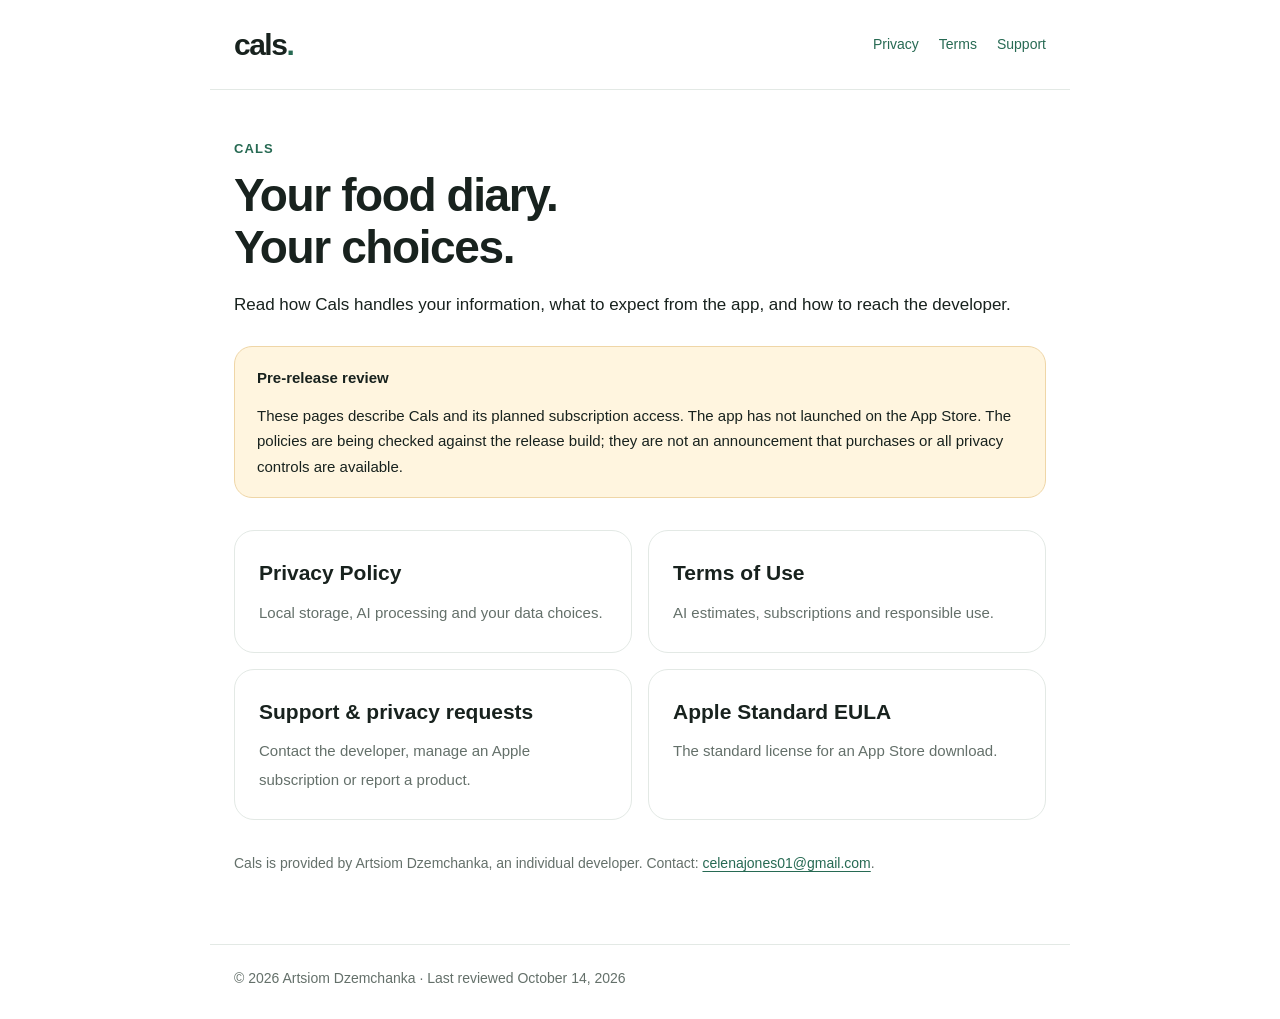
<file: index.html>
<!doctype html>
<html lang="en">
<head>
  <meta charset="utf-8"><meta name="viewport" content="width=device-width, initial-scale=1">
  <meta name="description" content="Privacy, terms and support for the Cals nutrition app.">
  <meta name="robots" content="noindex, nofollow"><meta name="referrer" content="no-referrer">
  <title>Cals · Privacy, terms & support</title><link rel="stylesheet" href="styles.css">
</head>
<body>
<a class="skip" href="#main">Skip to content</a>
<header><a class="brand" href="index.html">cals<span>.</span></a><nav aria-label="Main"><a href="privacy.html">Privacy</a><a href="terms.html">Terms</a><a href="support.html">Support</a></nav></header>
<main id="main">
  <p class="eyebrow">Cals</p><h1>Your food diary.<br>Your choices.</h1>
  <p>Read how Cals handles your information, what to expect from the app, and how to reach the developer.</p>
  <div class="notice"><strong>Pre-release review</strong><p>These pages describe Cals and its planned subscription access. The app has not launched on the App Store. The policies are being checked against the release build; they are not an announcement that purchases or all privacy controls are available.</p></div>
  <div class="cards">
    <a class="card" href="privacy.html"><strong>Privacy Policy</strong><span>Local storage, AI processing and your data choices.</span></a>
    <a class="card" href="terms.html"><strong>Terms of Use</strong><span>AI estimates, subscriptions and responsible use.</span></a>
    <a class="card" href="support.html"><strong>Support & privacy requests</strong><span>Contact the developer, manage an Apple subscription or report a product.</span></a>
    <a class="card" href="https://www.apple.com/legal/internet-services/itunes/dev/stdeula/"><strong>Apple Standard EULA</strong><span>The standard license for an App Store download.</span></a>
  </div>
  <p class="small">Cals is provided by Artsiom Dzemchanka, an individual developer. Contact: <a href="mailto:celenajones01@gmail.com">celenajones01@gmail.com</a>.</p>
</main>
<footer>© 2026 Artsiom Dzemchanka · Last reviewed October 14, 2026</footer>
</body></html>
</file>
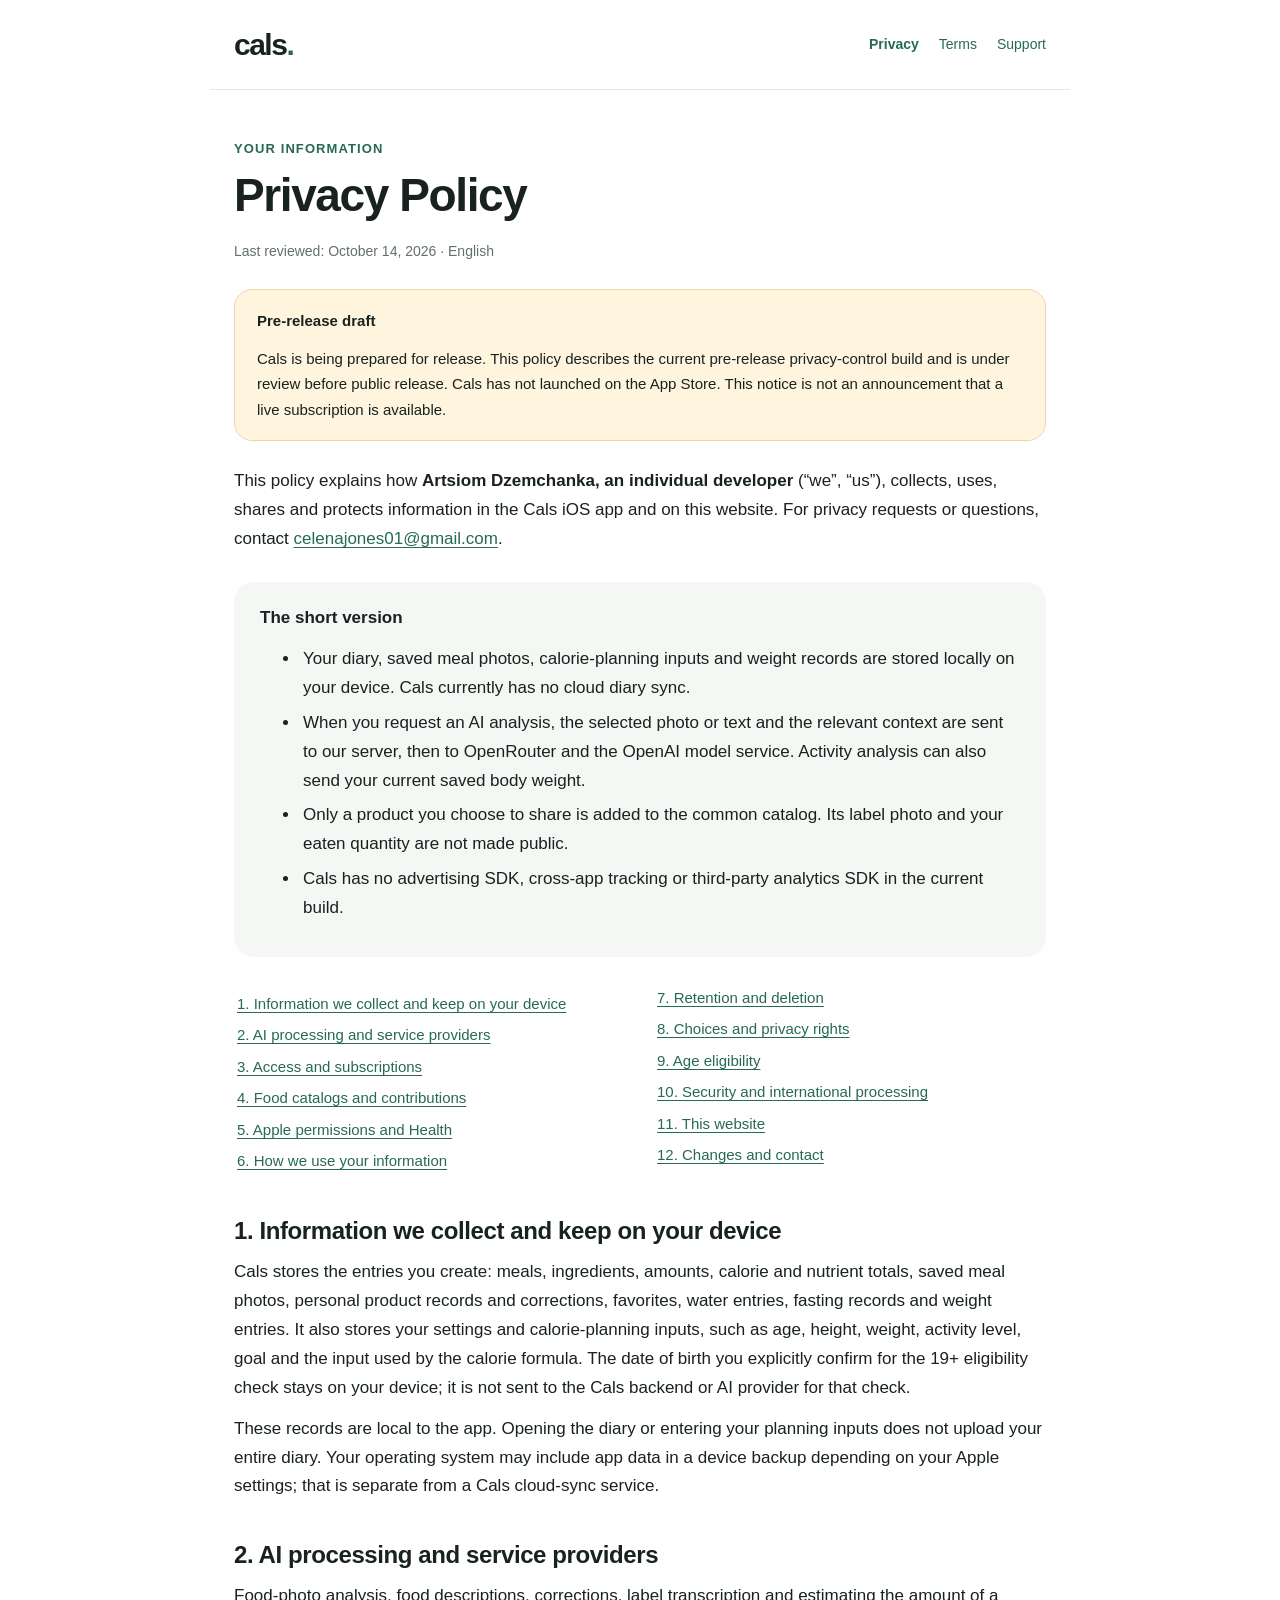
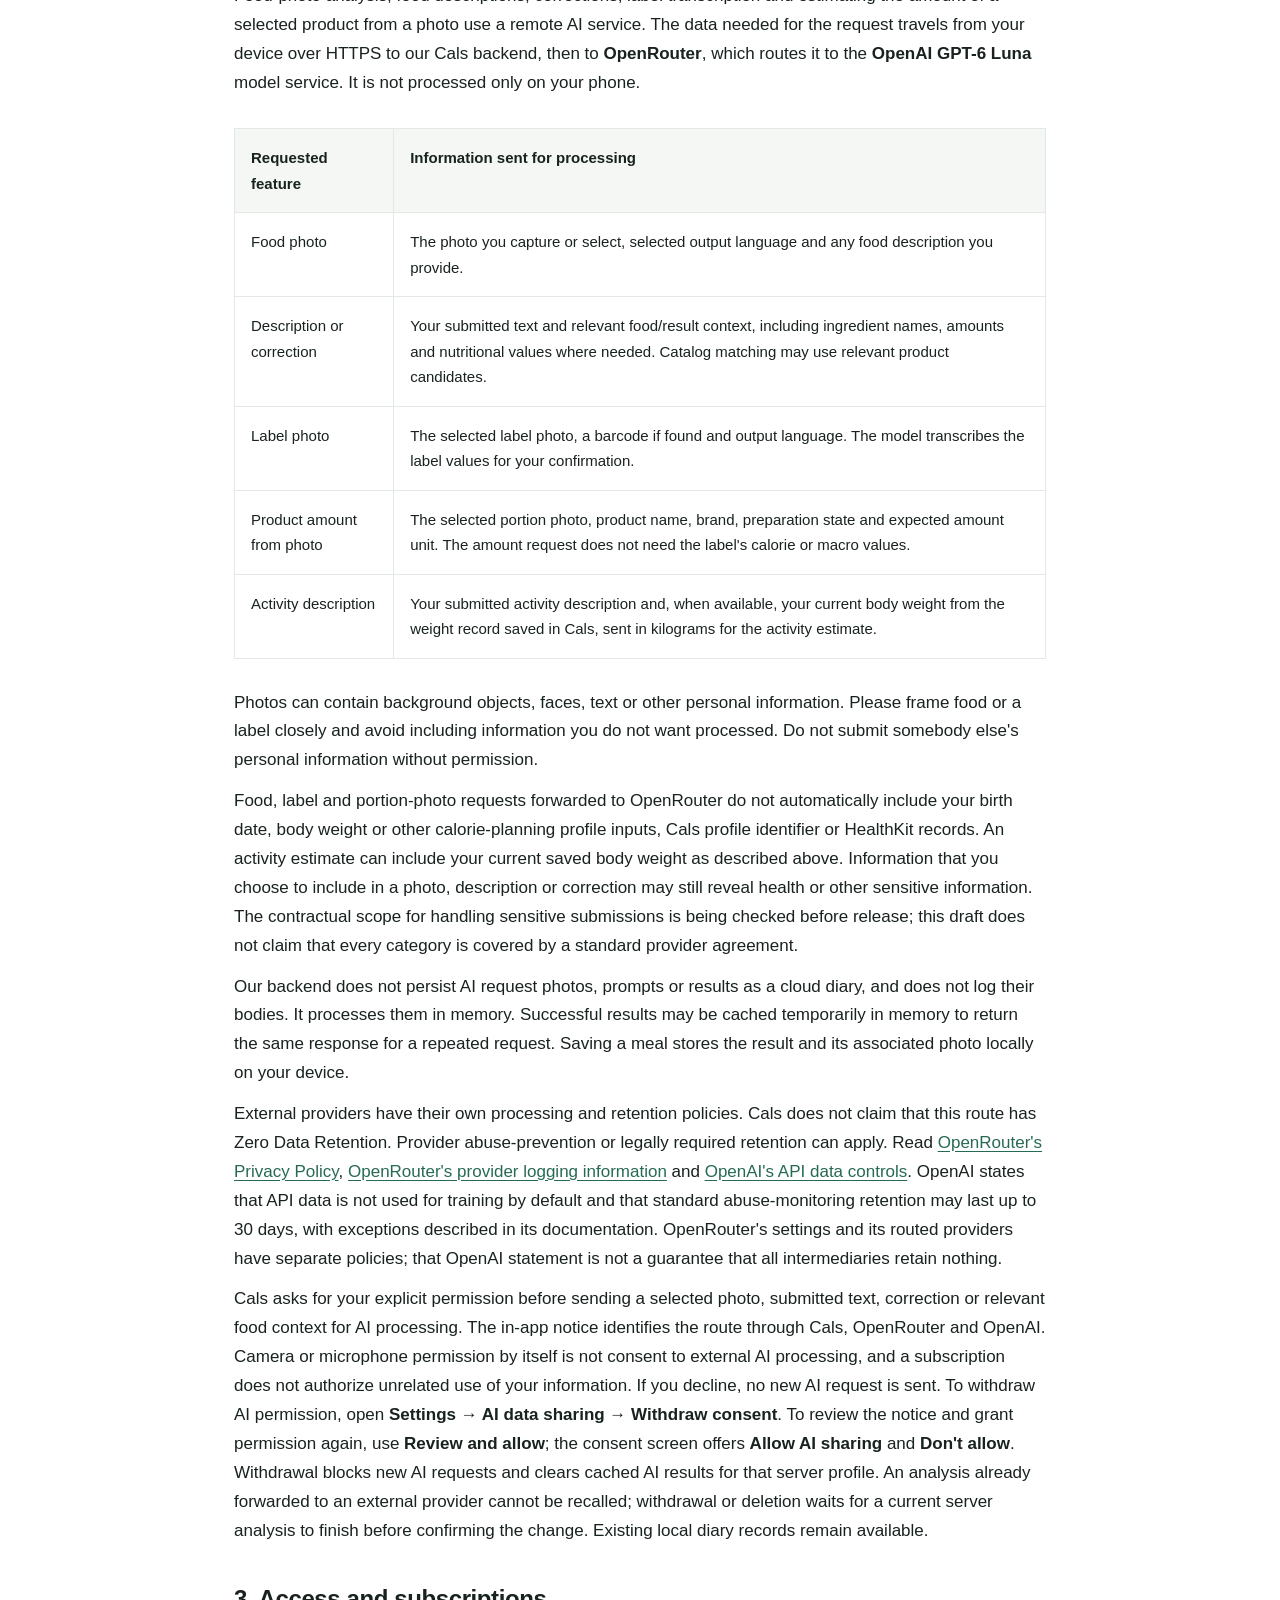
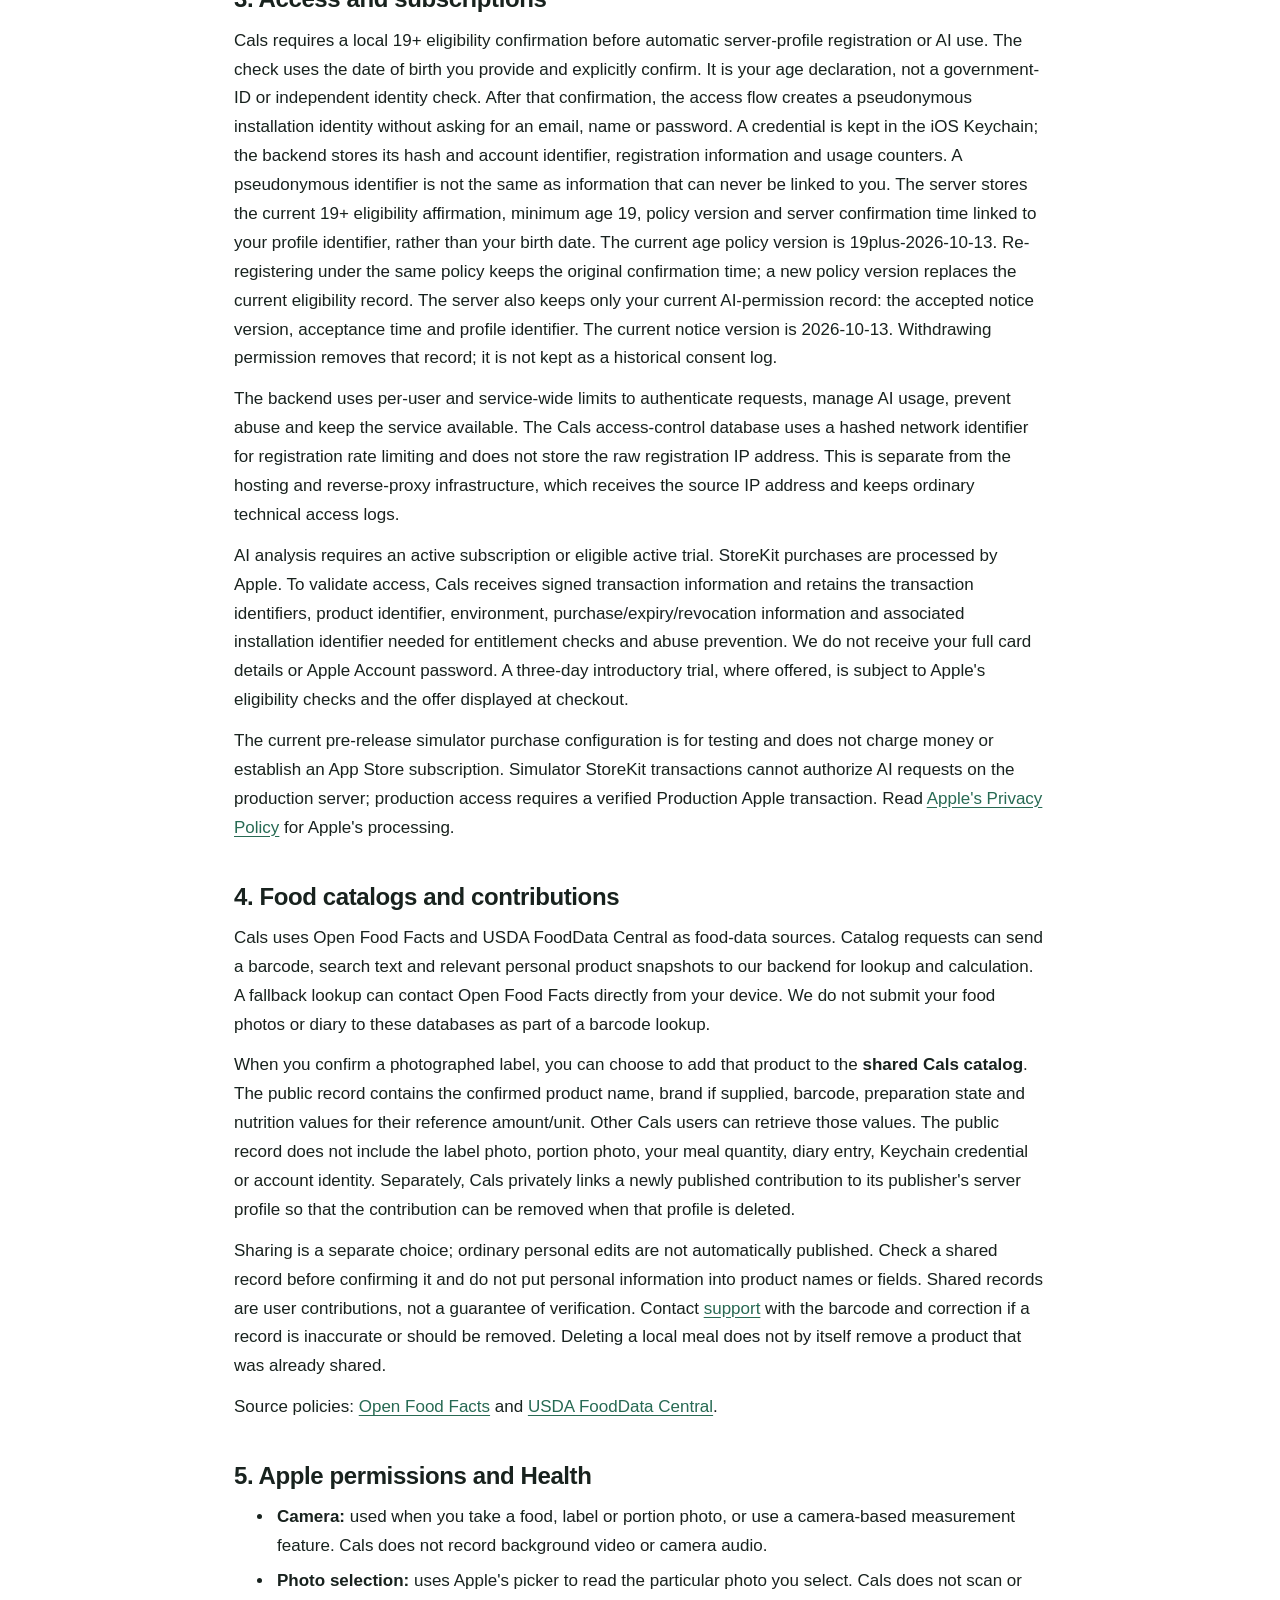
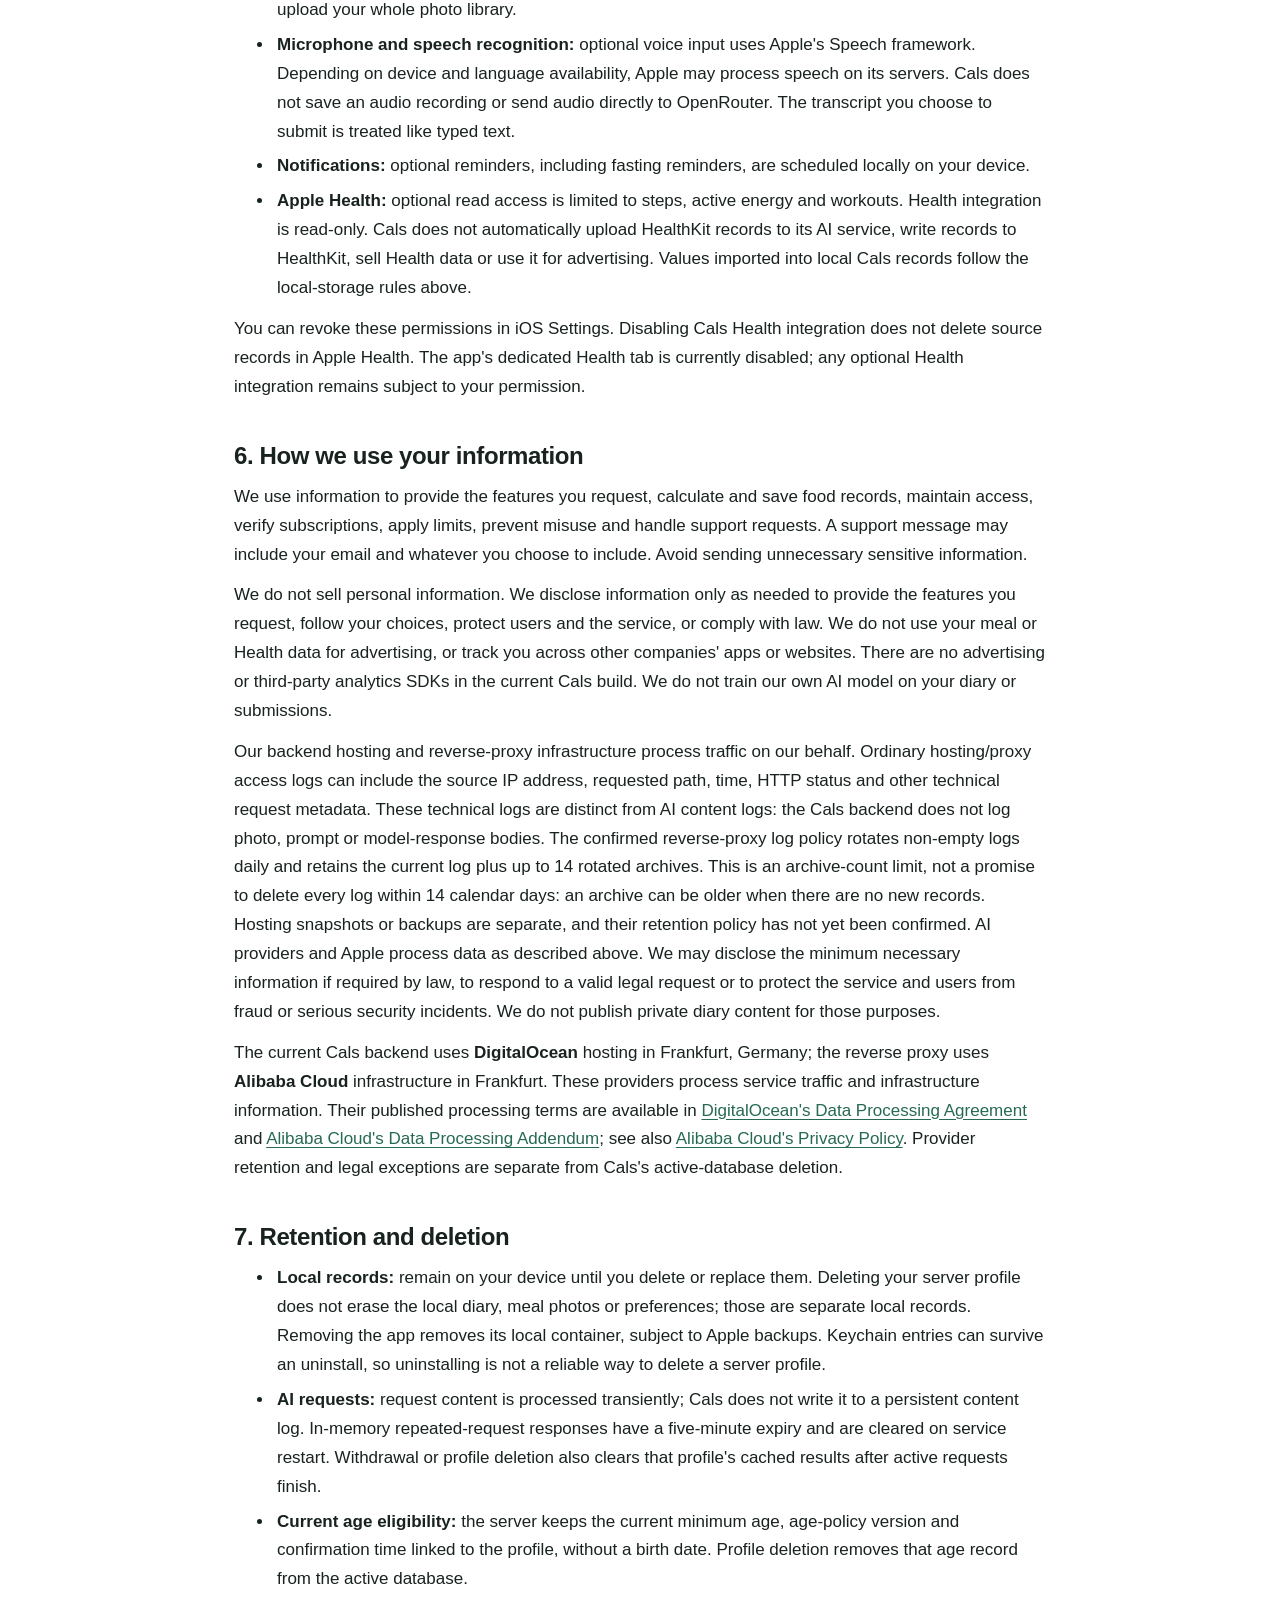
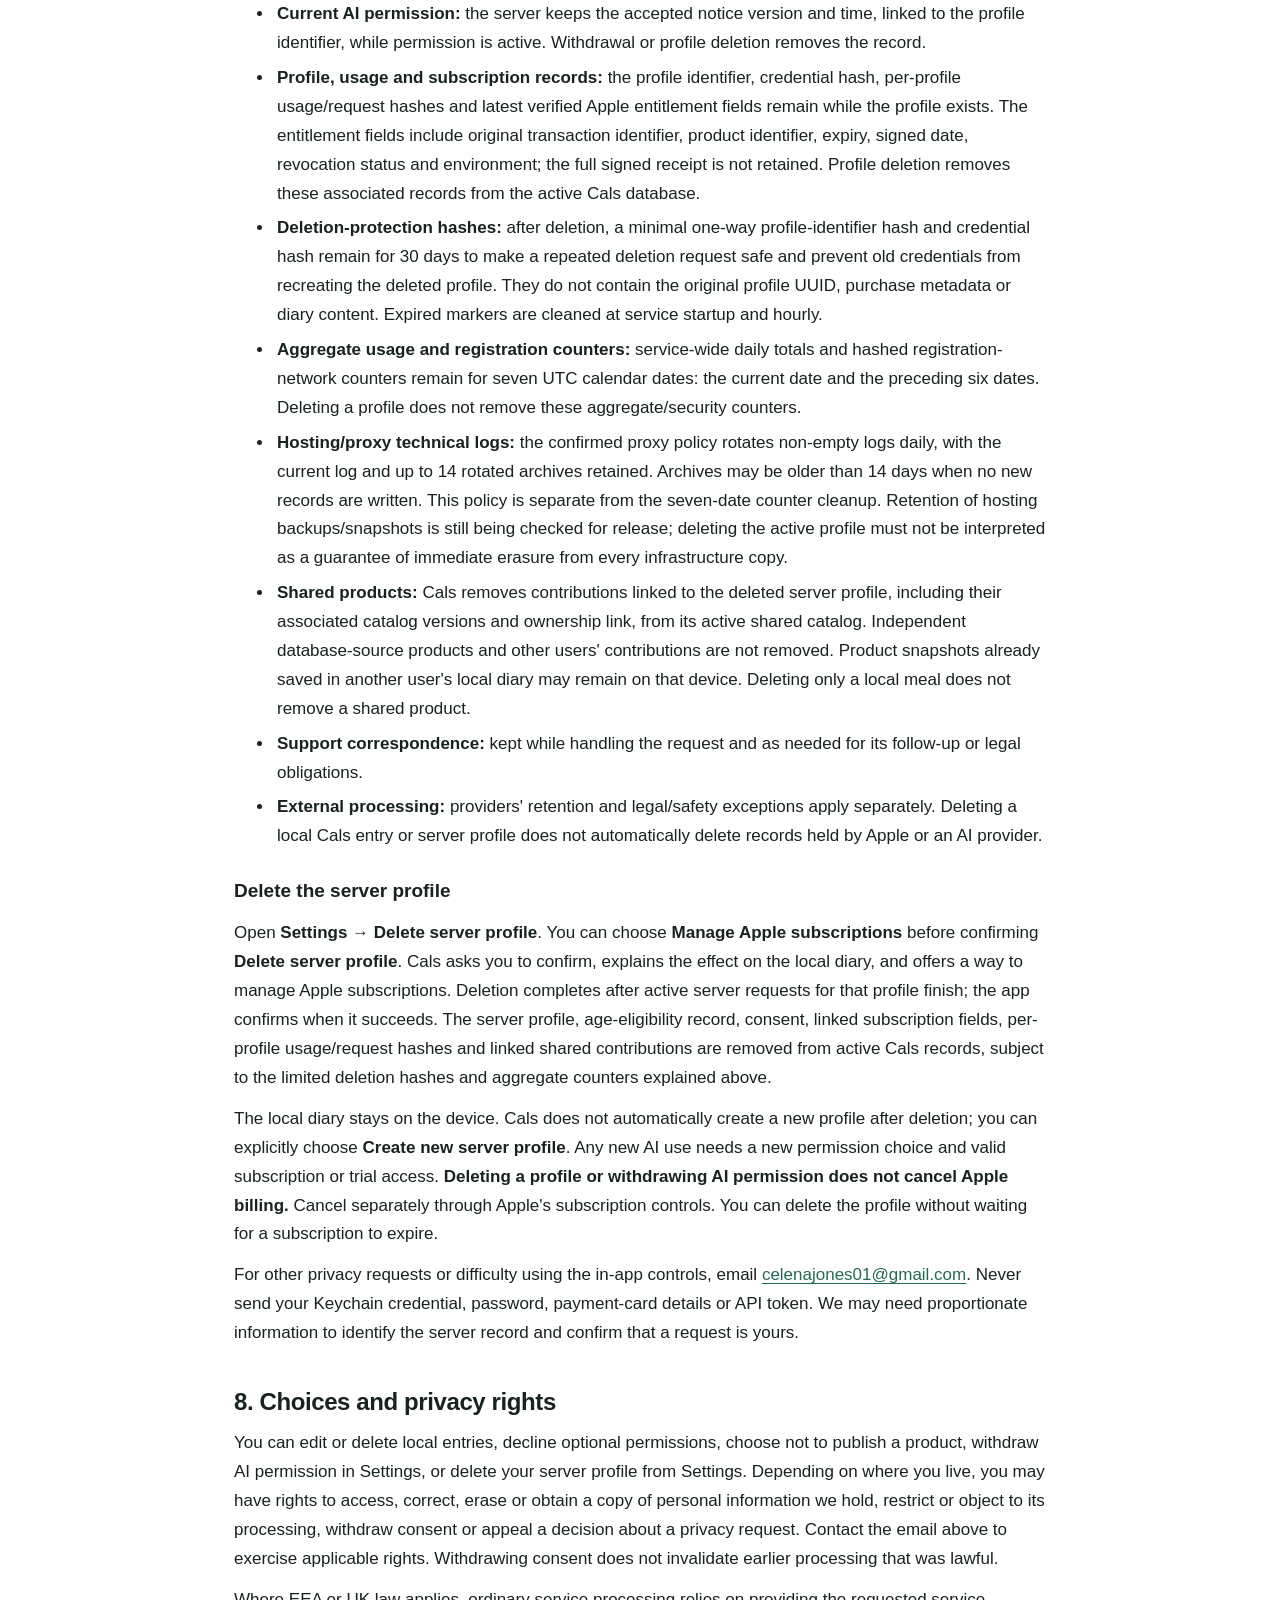
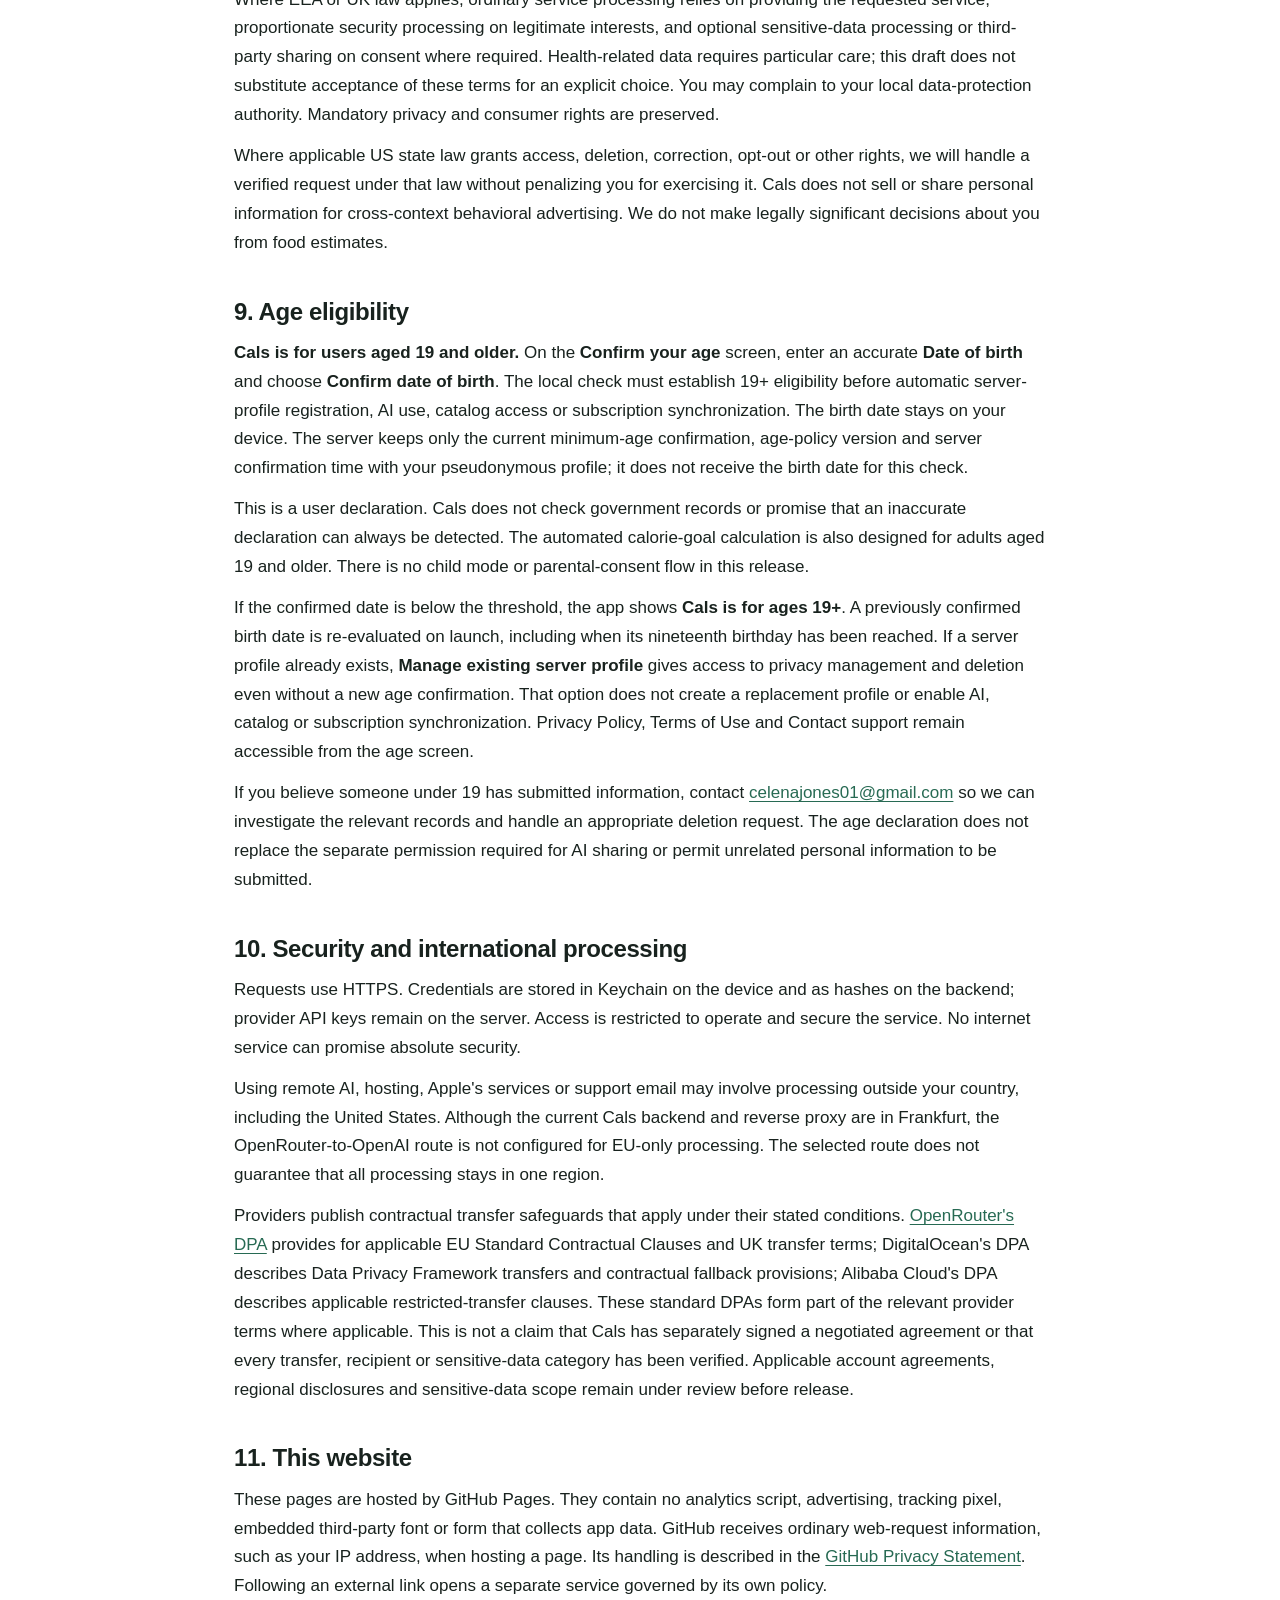
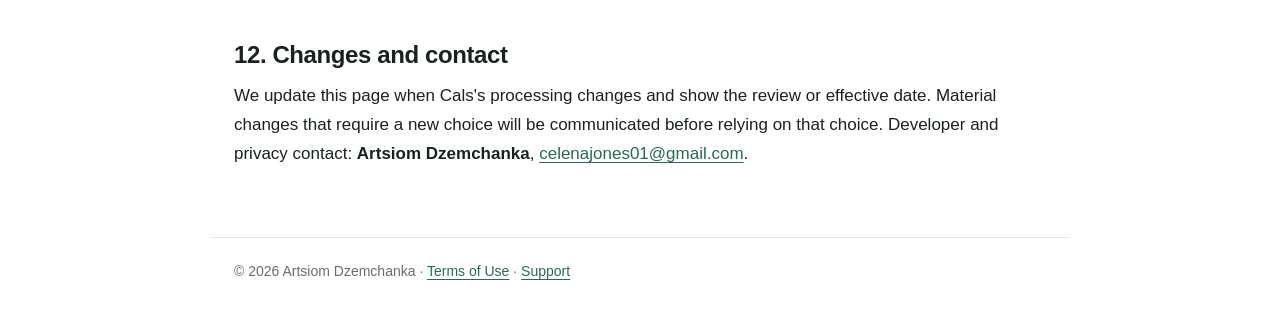
<file: privacy.html>
<!doctype html>
<html lang="en">
<head>
  <meta charset="utf-8"><meta name="viewport" content="width=device-width, initial-scale=1">
  <meta name="description" content="How the Cals nutrition app handles local diary data, AI requests, product contributions and subscriptions.">
  <meta name="robots" content="noindex, nofollow"><meta name="referrer" content="no-referrer">
  <title>Cals · Privacy Policy</title><link rel="stylesheet" href="styles.css">
</head>
<body>
<a class="skip" href="#main">Skip to content</a>
<header><a class="brand" href="index.html">cals<span>.</span></a><nav aria-label="Main"><a href="privacy.html" aria-current="page">Privacy</a><a href="terms.html">Terms</a><a href="support.html">Support</a></nav></header>
<main id="main">
<p class="eyebrow">Your information</p><h1>Privacy Policy</h1>
<p class="meta">Last reviewed: October 14, 2026 · English</p>
<div class="notice"><strong>Pre-release draft</strong><p>Cals is being prepared for release. This policy describes the current pre-release privacy-control build and is under review before public release. Cals has not launched on the App Store. This notice is not an announcement that a live subscription is available.</p></div>
<p>This policy explains how <strong>Artsiom Dzemchanka, an individual developer</strong> (“we”, “us”), collects, uses, shares and protects information in the Cals iOS app and on this website. For privacy requests or questions, contact <a href="mailto:celenajones01@gmail.com">celenajones01@gmail.com</a>.</p>
<div class="summary"><p><strong>The short version</strong></p><ul><li>Your diary, saved meal photos, calorie-planning inputs and weight records are stored locally on your device. Cals currently has no cloud diary sync.</li><li>When you request an AI analysis, the selected photo or text and the relevant context are sent to our server, then to OpenRouter and the OpenAI model service. Activity analysis can also send your current saved body weight.</li><li>Only a product you choose to share is added to the common catalog. Its label photo and your eaten quantity are not made public.</li><li>Cals has no advertising SDK, cross-app tracking or third-party analytics SDK in the current build.</li></ul></div>
<ul class="toc" aria-label="Contents"><li><a href="#local">1. Information we collect and keep on your device</a></li><li><a href="#ai">2. AI processing and service providers</a></li><li><a href="#access">3. Access and subscriptions</a></li><li><a href="#catalog">4. Food catalogs and contributions</a></li><li><a href="#permissions">5. Apple permissions and Health</a></li><li><a href="#use">6. How we use your information</a></li><li><a href="#retention">7. Retention and deletion</a></li><li><a href="#rights">8. Choices and privacy rights</a></li><li><a href="#children">9. Age eligibility</a></li><li><a href="#transfers">10. Security and international processing</a></li><li><a href="#website">11. This website</a></li><li><a href="#changes">12. Changes and contact</a></li></ul>
<section id="local"><h2>1. Information we collect and keep on your device</h2>
<p>Cals stores the entries you create: meals, ingredients, amounts, calorie and nutrient totals, saved meal photos, personal product records and corrections, favorites, water entries, fasting records and weight entries. It also stores your settings and calorie-planning inputs, such as age, height, weight, activity level, goal and the input used by the calorie formula. The date of birth you explicitly confirm for the 19+ eligibility check stays on your device; it is not sent to the Cals backend or AI provider for that check.</p>
<p>These records are local to the app. Opening the diary or entering your planning inputs does not upload your entire diary. Your operating system may include app data in a device backup depending on your Apple settings; that is separate from a Cals cloud-sync service.</p>
</section>
<section id="ai"><h2>2. AI processing and service providers</h2>
<p>Food-photo analysis, food descriptions, corrections, label transcription and estimating the amount of a selected product from a photo use a remote AI service. The data needed for the request travels from your device over HTTPS to our Cals backend, then to <strong>OpenRouter</strong>, which routes it to the <strong>OpenAI GPT-6 Luna</strong> model service. It is not processed only on your phone.</p>
<div class="table-wrap"><table><thead><tr><th>Requested feature</th><th>Information sent for processing</th></tr></thead><tbody>
<tr><td>Food photo</td><td>The photo you capture or select, selected output language and any food description you provide.</td></tr>
<tr><td>Description or correction</td><td>Your submitted text and relevant food/result context, including ingredient names, amounts and nutritional values where needed. Catalog matching may use relevant product candidates.</td></tr>
<tr><td>Label photo</td><td>The selected label photo, a barcode if found and output language. The model transcribes the label values for your confirmation.</td></tr>
<tr><td>Product amount from photo</td><td>The selected portion photo, product name, brand, preparation state and expected amount unit. The amount request does not need the label's calorie or macro values.</td></tr>
<tr><td>Activity description</td><td>Your submitted activity description and, when available, your current body weight from the weight record saved in Cals, sent in kilograms for the activity estimate.</td></tr>
</tbody></table></div>
<p>Photos can contain background objects, faces, text or other personal information. Please frame food or a label closely and avoid including information you do not want processed. Do not submit somebody else's personal information without permission.</p>
<p>Food, label and portion-photo requests forwarded to OpenRouter do not automatically include your birth date, body weight or other calorie-planning profile inputs, Cals profile identifier or HealthKit records. An activity estimate can include your current saved body weight as described above. Information that you choose to include in a photo, description or correction may still reveal health or other sensitive information. The contractual scope for handling sensitive submissions is being checked before release; this draft does not claim that every category is covered by a standard provider agreement.</p>
<p>Our backend does not persist AI request photos, prompts or results as a cloud diary, and does not log their bodies. It processes them in memory. Successful results may be cached temporarily in memory to return the same response for a repeated request. Saving a meal stores the result and its associated photo locally on your device.</p>
<p>External providers have their own processing and retention policies. Cals does not claim that this route has Zero Data Retention. Provider abuse-prevention or legally required retention can apply. Read <a href="https://openrouter.ai/privacy">OpenRouter's Privacy Policy</a>, <a href="https://openrouter.ai/docs/guides/privacy/provider-logging">OpenRouter's provider logging information</a> and <a href="https://developers.openai.com/api/docs/guides/your-data">OpenAI's API data controls</a>. OpenAI states that API data is not used for training by default and that standard abuse-monitoring retention may last up to 30 days, with exceptions described in its documentation. OpenRouter's settings and its routed providers have separate policies; that OpenAI statement is not a guarantee that all intermediaries retain nothing.</p>
<p>Cals asks for your explicit permission before sending a selected photo, submitted text, correction or relevant food context for AI processing. The in-app notice identifies the route through Cals, OpenRouter and OpenAI. Camera or microphone permission by itself is not consent to external AI processing, and a subscription does not authorize unrelated use of your information. If you decline, no new AI request is sent. To withdraw AI permission, open <strong>Settings → AI data sharing → Withdraw consent</strong>. To review the notice and grant permission again, use <strong>Review and allow</strong>; the consent screen offers <strong>Allow AI sharing</strong> and <strong>Don't allow</strong>. Withdrawal blocks new AI requests and clears cached AI results for that server profile. An analysis already forwarded to an external provider cannot be recalled; withdrawal or deletion waits for a current server analysis to finish before confirming the change. Existing local diary records remain available.</p>
</section>
<section id="access"><h2>3. Access and subscriptions</h2>
<p>Cals requires a local 19+ eligibility confirmation before automatic server-profile registration or AI use. The check uses the date of birth you provide and explicitly confirm. It is your age declaration, not a government-ID or independent identity check. After that confirmation, the access flow creates a pseudonymous installation identity without asking for an email, name or password. A credential is kept in the iOS Keychain; the backend stores its hash and account identifier, registration information and usage counters. A pseudonymous identifier is not the same as information that can never be linked to you. The server stores the current 19+ eligibility affirmation, minimum age 19, policy version and server confirmation time linked to your profile identifier, rather than your birth date. The current age policy version is 19plus-2026-10-13. Re-registering under the same policy keeps the original confirmation time; a new policy version replaces the current eligibility record. The server also keeps only your current AI-permission record: the accepted notice version, acceptance time and profile identifier. The current notice version is 2026-10-13. Withdrawing permission removes that record; it is not kept as a historical consent log.</p>
<p>The backend uses per-user and service-wide limits to authenticate requests, manage AI usage, prevent abuse and keep the service available. The Cals access-control database uses a hashed network identifier for registration rate limiting and does not store the raw registration IP address. This is separate from the hosting and reverse-proxy infrastructure, which receives the source IP address and keeps ordinary technical access logs.</p>
<p>AI analysis requires an active subscription or eligible active trial. StoreKit purchases are processed by Apple. To validate access, Cals receives signed transaction information and retains the transaction identifiers, product identifier, environment, purchase/expiry/revocation information and associated installation identifier needed for entitlement checks and abuse prevention. We do not receive your full card details or Apple Account password. A three-day introductory trial, where offered, is subject to Apple's eligibility checks and the offer displayed at checkout.</p>
<p>The current pre-release simulator purchase configuration is for testing and does not charge money or establish an App Store subscription. Simulator StoreKit transactions cannot authorize AI requests on the production server; production access requires a verified Production Apple transaction. Read <a href="https://www.apple.com/legal/privacy/">Apple's Privacy Policy</a> for Apple's processing.</p>
</section>
<section id="catalog"><h2>4. Food catalogs and contributions</h2>
<p>Cals uses Open Food Facts and USDA FoodData Central as food-data sources. Catalog requests can send a barcode, search text and relevant personal product snapshots to our backend for lookup and calculation. A fallback lookup can contact Open Food Facts directly from your device. We do not submit your food photos or diary to these databases as part of a barcode lookup.</p>
<p>When you confirm a photographed label, you can choose to add that product to the <strong>shared Cals catalog</strong>. The public record contains the confirmed product name, brand if supplied, barcode, preparation state and nutrition values for their reference amount/unit. Other Cals users can retrieve those values. The public record does not include the label photo, portion photo, your meal quantity, diary entry, Keychain credential or account identity. Separately, Cals privately links a newly published contribution to its publisher's server profile so that the contribution can be removed when that profile is deleted.</p>
<p>Sharing is a separate choice; ordinary personal edits are not automatically published. Check a shared record before confirming it and do not put personal information into product names or fields. Shared records are user contributions, not a guarantee of verification. Contact <a href="mailto:celenajones01@gmail.com?subject=Cals%20catalog%20record">support</a> with the barcode and correction if a record is inaccurate or should be removed. Deleting a local meal does not by itself remove a product that was already shared.</p>
<p>Source policies: <a href="https://world.openfoodfacts.org/privacy">Open Food Facts</a> and <a href="https://fdc.nal.usda.gov/">USDA FoodData Central</a>.</p>
</section>
<section id="permissions"><h2>5. Apple permissions and Health</h2>
<ul><li><strong>Camera:</strong> used when you take a food, label or portion photo, or use a camera-based measurement feature. Cals does not record background video or camera audio.</li><li><strong>Photo selection:</strong> uses Apple's picker to read the particular photo you select. Cals does not scan or upload your whole photo library.</li><li><strong>Microphone and speech recognition:</strong> optional voice input uses Apple's Speech framework. Depending on device and language availability, Apple may process speech on its servers. Cals does not save an audio recording or send audio directly to OpenRouter. The transcript you choose to submit is treated like typed text.</li><li><strong>Notifications:</strong> optional reminders, including fasting reminders, are scheduled locally on your device.</li><li><strong>Apple Health:</strong> optional read access is limited to steps, active energy and workouts. Health integration is read-only. Cals does not automatically upload HealthKit records to its AI service, write records to HealthKit, sell Health data or use it for advertising. Values imported into local Cals records follow the local-storage rules above.</li></ul>
<p>You can revoke these permissions in iOS Settings. Disabling Cals Health integration does not delete source records in Apple Health. The app's dedicated Health tab is currently disabled; any optional Health integration remains subject to your permission.</p>
</section>
<section id="use"><h2>6. How we use your information</h2>
<p>We use information to provide the features you request, calculate and save food records, maintain access, verify subscriptions, apply limits, prevent misuse and handle support requests. A support message may include your email and whatever you choose to include. Avoid sending unnecessary sensitive information.</p>
<p>We do not sell personal information. We disclose information only as needed to provide the features you request, follow your choices, protect users and the service, or comply with law. We do not use your meal or Health data for advertising, or track you across other companies' apps or websites. There are no advertising or third-party analytics SDKs in the current Cals build. We do not train our own AI model on your diary or submissions.</p>
<p>Our backend hosting and reverse-proxy infrastructure process traffic on our behalf. Ordinary hosting/proxy access logs can include the source IP address, requested path, time, HTTP status and other technical request metadata. These technical logs are distinct from AI content logs: the Cals backend does not log photo, prompt or model-response bodies. The confirmed reverse-proxy log policy rotates non-empty logs daily and retains the current log plus up to 14 rotated archives. This is an archive-count limit, not a promise to delete every log within 14 calendar days: an archive can be older when there are no new records. Hosting snapshots or backups are separate, and their retention policy has not yet been confirmed. AI providers and Apple process data as described above. We may disclose the minimum necessary information if required by law, to respond to a valid legal request or to protect the service and users from fraud or serious security incidents. We do not publish private diary content for those purposes.</p>
<p>The current Cals backend uses <strong>DigitalOcean</strong> hosting in Frankfurt, Germany; the reverse proxy uses <strong>Alibaba Cloud</strong> infrastructure in Frankfurt. These providers process service traffic and infrastructure information. Their published processing terms are available in <a href="https://www.digitalocean.com/legal/data-processing-agreement">DigitalOcean's Data Processing Agreement</a> and <a href="https://www.alibabacloud.com/help/zh/legal/latest/fe2cxg">Alibaba Cloud's Data Processing Addendum</a>; see also <a href="https://www.alibabacloud.com/help/en/legal/latest/alibaba-cloud-international-website-privacy-policy">Alibaba Cloud's Privacy Policy</a>. Provider retention and legal exceptions are separate from Cals's active-database deletion.</p>
</section>
<section id="retention"><h2>7. Retention and deletion</h2>
<ul>
<li><strong>Local records:</strong> remain on your device until you delete or replace them. Deleting your server profile does not erase the local diary, meal photos or preferences; those are separate local records. Removing the app removes its local container, subject to Apple backups. Keychain entries can survive an uninstall, so uninstalling is not a reliable way to delete a server profile.</li>
<li><strong>AI requests:</strong> request content is processed transiently; Cals does not write it to a persistent content log. In-memory repeated-request responses have a five-minute expiry and are cleared on service restart. Withdrawal or profile deletion also clears that profile's cached results after active requests finish.</li>
<li><strong>Current age eligibility:</strong> the server keeps the current minimum age, age-policy version and confirmation time linked to the profile, without a birth date. Profile deletion removes that age record from the active database.</li>
<li><strong>Current AI permission:</strong> the server keeps the accepted notice version and time, linked to the profile identifier, while permission is active. Withdrawal or profile deletion removes the record.</li>
<li><strong>Profile, usage and subscription records:</strong> the profile identifier, credential hash, per-profile usage/request hashes and latest verified Apple entitlement fields remain while the profile exists. The entitlement fields include original transaction identifier, product identifier, expiry, signed date, revocation status and environment; the full signed receipt is not retained. Profile deletion removes these associated records from the active Cals database.</li>
<li><strong>Deletion-protection hashes:</strong> after deletion, a minimal one-way profile-identifier hash and credential hash remain for 30 days to make a repeated deletion request safe and prevent old credentials from recreating the deleted profile. They do not contain the original profile UUID, purchase metadata or diary content. Expired markers are cleaned at service startup and hourly.</li>
<li><strong>Aggregate usage and registration counters:</strong> service-wide daily totals and hashed registration-network counters remain for seven UTC calendar dates: the current date and the preceding six dates. Deleting a profile does not remove these aggregate/security counters.</li>
<li><strong>Hosting/proxy technical logs:</strong> the confirmed proxy policy rotates non-empty logs daily, with the current log and up to 14 rotated archives retained. Archives may be older than 14 days when no new records are written. This policy is separate from the seven-date counter cleanup. Retention of hosting backups/snapshots is still being checked for release; deleting the active profile must not be interpreted as a guarantee of immediate erasure from every infrastructure copy.</li>
<li><strong>Shared products:</strong> Cals removes contributions linked to the deleted server profile, including their associated catalog versions and ownership link, from its active shared catalog. Independent database-source products and other users' contributions are not removed. Product snapshots already saved in another user's local diary may remain on that device. Deleting only a local meal does not remove a shared product.</li>
<li><strong>Support correspondence:</strong> kept while handling the request and as needed for its follow-up or legal obligations.</li>
<li><strong>External processing:</strong> providers' retention and legal/safety exceptions apply separately. Deleting a local Cals entry or server profile does not automatically delete records held by Apple or an AI provider.</li>
</ul>
<h3>Delete the server profile</h3>
<p>Open <strong>Settings → Delete server profile</strong>. You can choose <strong>Manage Apple subscriptions</strong> before confirming <strong>Delete server profile</strong>. Cals asks you to confirm, explains the effect on the local diary, and offers a way to manage Apple subscriptions. Deletion completes after active server requests for that profile finish; the app confirms when it succeeds. The server profile, age-eligibility record, consent, linked subscription fields, per-profile usage/request hashes and linked shared contributions are removed from active Cals records, subject to the limited deletion hashes and aggregate counters explained above.</p>
<p>The local diary stays on the device. Cals does not automatically create a new profile after deletion; you can explicitly choose <strong>Create new server profile</strong>. Any new AI use needs a new permission choice and valid subscription or trial access. <strong>Deleting a profile or withdrawing AI permission does not cancel Apple billing.</strong> Cancel separately through Apple's subscription controls. You can delete the profile without waiting for a subscription to expire.</p>
<p>For other privacy requests or difficulty using the in-app controls, email <a href="mailto:celenajones01@gmail.com?subject=Cals%20privacy%20request">celenajones01@gmail.com</a>. Never send your Keychain credential, password, payment-card details or API token. We may need proportionate information to identify the server record and confirm that a request is yours.</p>
</section>
<section id="rights"><h2>8. Choices and privacy rights</h2>
<p>You can edit or delete local entries, decline optional permissions, choose not to publish a product, withdraw AI permission in Settings, or delete your server profile from Settings. Depending on where you live, you may have rights to access, correct, erase or obtain a copy of personal information we hold, restrict or object to its processing, withdraw consent or appeal a decision about a privacy request. Contact the email above to exercise applicable rights. Withdrawing consent does not invalidate earlier processing that was lawful.</p>
<p>Where EEA or UK law applies, ordinary service processing relies on providing the requested service, proportionate security processing on legitimate interests, and optional sensitive-data processing or third-party sharing on consent where required. Health-related data requires particular care; this draft does not substitute acceptance of these terms for an explicit choice. You may complain to your local data-protection authority. Mandatory privacy and consumer rights are preserved.</p>
<p>Where applicable US state law grants access, deletion, correction, opt-out or other rights, we will handle a verified request under that law without penalizing you for exercising it. Cals does not sell or share personal information for cross-context behavioral advertising. We do not make legally significant decisions about you from food estimates.</p>
</section>
<section id="children"><h2>9. Age eligibility</h2>
<p><strong>Cals is for users aged 19 and older.</strong> On the <strong>Confirm your age</strong> screen, enter an accurate <strong>Date of birth</strong> and choose <strong>Confirm date of birth</strong>. The local check must establish 19+ eligibility before automatic server-profile registration, AI use, catalog access or subscription synchronization. The birth date stays on your device. The server keeps only the current minimum-age confirmation, age-policy version and server confirmation time with your pseudonymous profile; it does not receive the birth date for this check.</p>
<p>This is a user declaration. Cals does not check government records or promise that an inaccurate declaration can always be detected. The automated calorie-goal calculation is also designed for adults aged 19 and older. There is no child mode or parental-consent flow in this release.</p>
<p>If the confirmed date is below the threshold, the app shows <strong>Cals is for ages 19+</strong>. A previously confirmed birth date is re-evaluated on launch, including when its nineteenth birthday has been reached. If a server profile already exists, <strong>Manage existing server profile</strong> gives access to privacy management and deletion even without a new age confirmation. That option does not create a replacement profile or enable AI, catalog or subscription synchronization. Privacy Policy, Terms of Use and Contact support remain accessible from the age screen.</p>
<p>If you believe someone under 19 has submitted information, contact <a href="mailto:celenajones01@gmail.com?subject=Cals%20age%20privacy">celenajones01@gmail.com</a> so we can investigate the relevant records and handle an appropriate deletion request. The age declaration does not replace the separate permission required for AI sharing or permit unrelated personal information to be submitted.</p>
</section>
<section id="transfers"><h2>10. Security and international processing</h2>
<p>Requests use HTTPS. Credentials are stored in Keychain on the device and as hashes on the backend; provider API keys remain on the server. Access is restricted to operate and secure the service. No internet service can promise absolute security.</p>
<p>Using remote AI, hosting, Apple's services or support email may involve processing outside your country, including the United States. Although the current Cals backend and reverse proxy are in Frankfurt, the OpenRouter-to-OpenAI route is not configured for EU-only processing. The selected route does not guarantee that all processing stays in one region.</p>
<p>Providers publish contractual transfer safeguards that apply under their stated conditions. <a href="https://openrouter.ai/data-processing-agreement">OpenRouter's DPA</a> provides for applicable EU Standard Contractual Clauses and UK transfer terms; DigitalOcean's DPA describes Data Privacy Framework transfers and contractual fallback provisions; Alibaba Cloud's DPA describes applicable restricted-transfer clauses. These standard DPAs form part of the relevant provider terms where applicable. This is not a claim that Cals has separately signed a negotiated agreement or that every transfer, recipient or sensitive-data category has been verified. Applicable account agreements, regional disclosures and sensitive-data scope remain under review before release.</p>
</section>
<section id="website"><h2>11. This website</h2>
<p>These pages are hosted by GitHub Pages. They contain no analytics script, advertising, tracking pixel, embedded third-party font or form that collects app data. GitHub receives ordinary web-request information, such as your IP address, when hosting a page. Its handling is described in the <a href="https://docs.github.com/en/site-policy/privacy-policies/github-general-privacy-statement">GitHub Privacy Statement</a>. Following an external link opens a separate service governed by its own policy.</p>
</section>
<section id="changes"><h2>12. Changes and contact</h2>
<p>We update this page when Cals's processing changes and show the review or effective date. Material changes that require a new choice will be communicated before relying on that choice. Developer and privacy contact: <strong>Artsiom Dzemchanka</strong>, <a href="mailto:celenajones01@gmail.com">celenajones01@gmail.com</a>.</p>
</section>
</main><footer>© 2026 Artsiom Dzemchanka · <a href="terms.html">Terms of Use</a> · <a href="support.html">Support</a></footer>
</body></html>
</file>
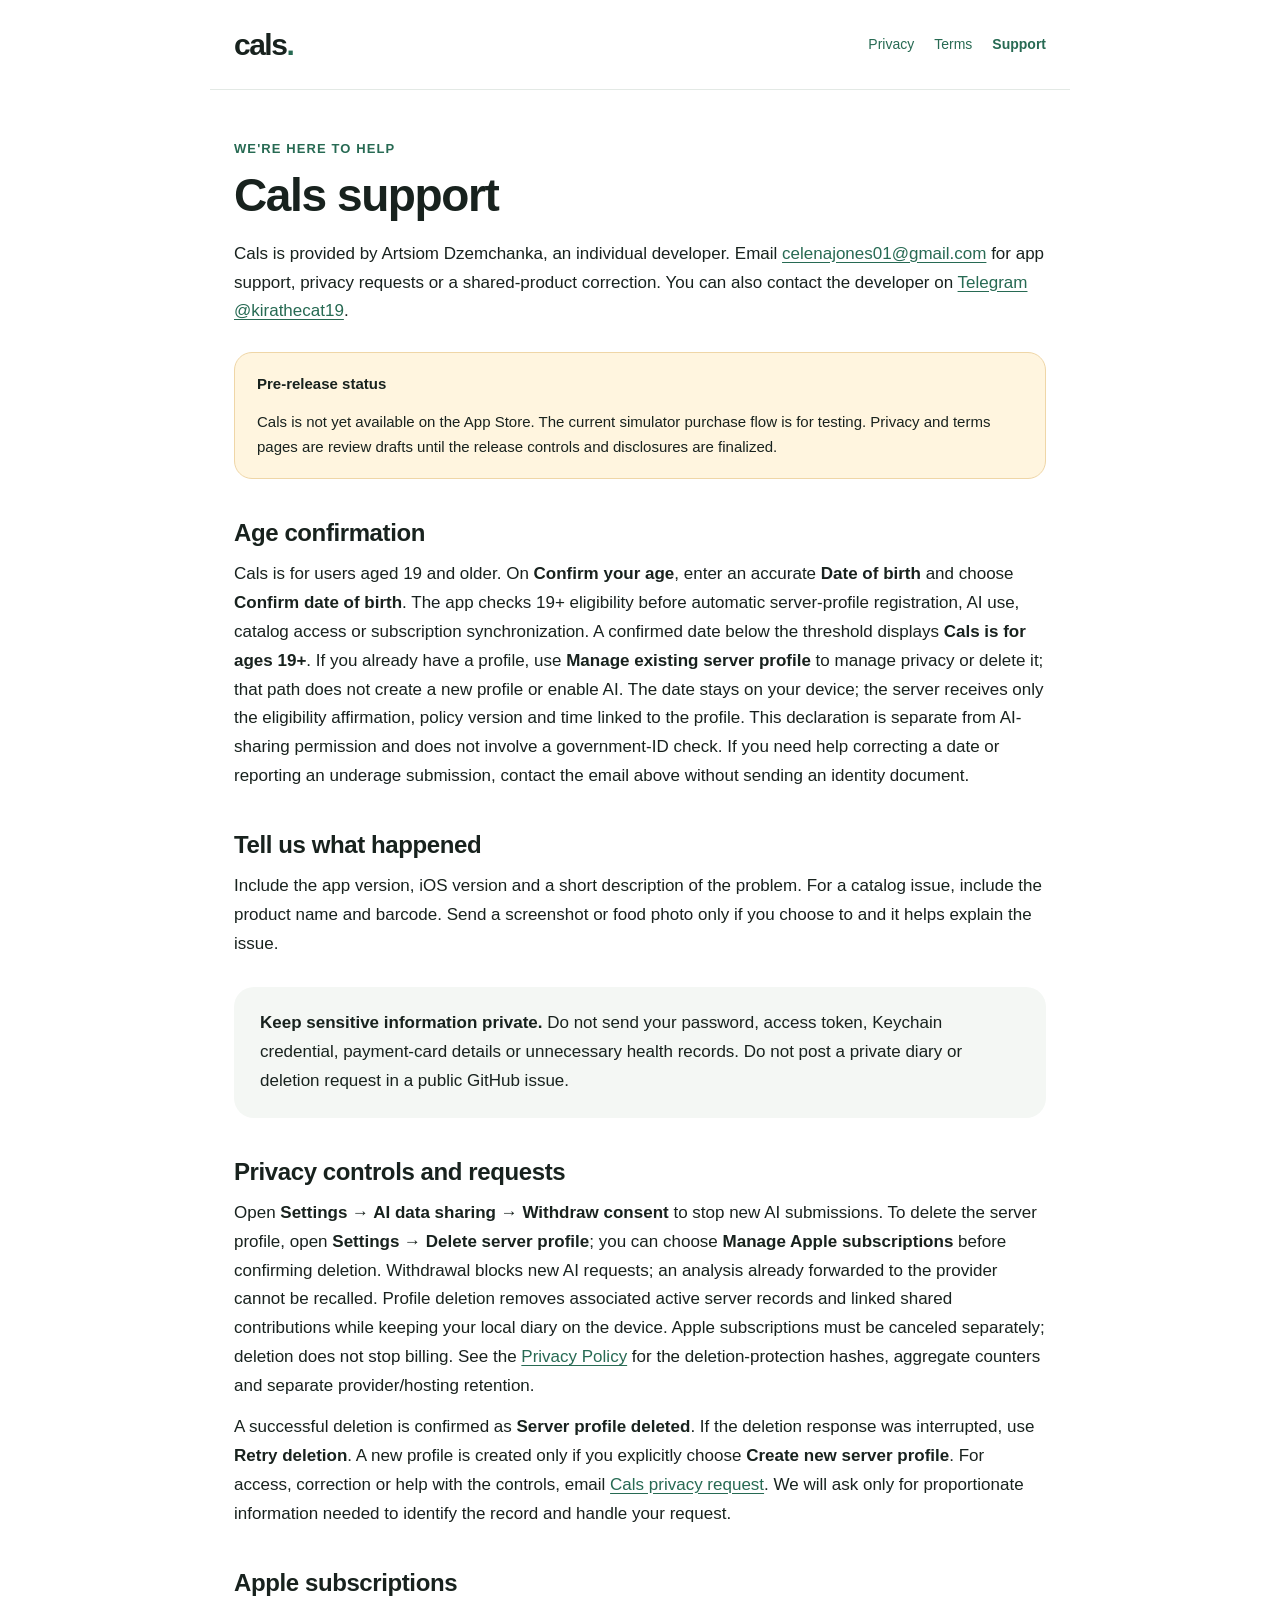
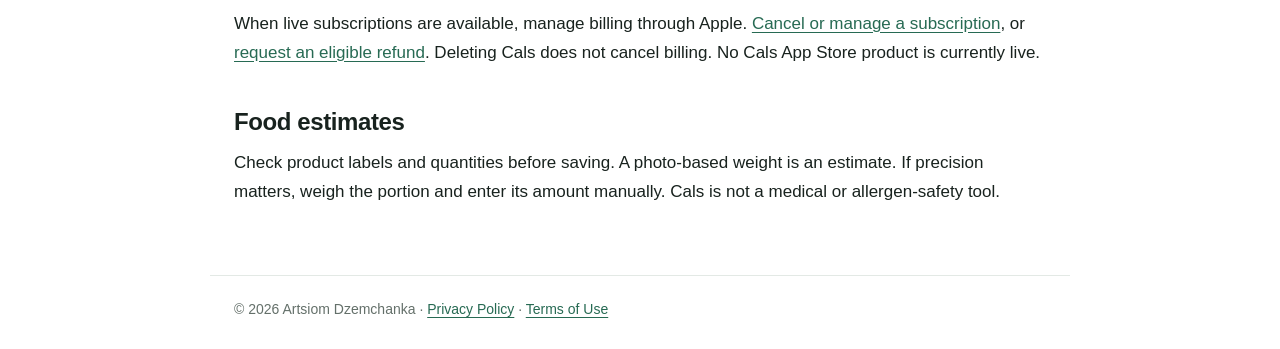
<file: support.html>
<!doctype html>
<html lang="en">
<head>
  <meta charset="utf-8"><meta name="viewport" content="width=device-width, initial-scale=1">
  <meta name="description" content="Contact Cals support or request help with privacy, product data and subscriptions.">
  <meta name="robots" content="noindex, nofollow"><meta name="referrer" content="no-referrer">
  <title>Cals · Support</title><link rel="stylesheet" href="styles.css">
</head>
<body>
<a class="skip" href="#main">Skip to content</a>
<header><a class="brand" href="index.html">cals<span>.</span></a><nav aria-label="Main"><a href="privacy.html">Privacy</a><a href="terms.html">Terms</a><a href="support.html" aria-current="page">Support</a></nav></header>
<main id="main"><p class="eyebrow">We're here to help</p><h1>Cals support</h1>
<p>Cals is provided by Artsiom Dzemchanka, an individual developer. Email <a href="mailto:celenajones01@gmail.com?subject=Cals%20support">celenajones01@gmail.com</a> for app support, privacy requests or a shared-product correction. You can also contact the developer on <a href="https://t.me/kirathecat19">Telegram @kirathecat19</a>.</p>
<div class="notice"><strong>Pre-release status</strong><p>Cals is not yet available on the App Store. The current simulator purchase flow is for testing. Privacy and terms pages are review drafts until the release controls and disclosures are finalized.</p></div>
<h2>Age confirmation</h2><p>Cals is for users aged 19 and older. On <strong>Confirm your age</strong>, enter an accurate <strong>Date of birth</strong> and choose <strong>Confirm date of birth</strong>. The app checks 19+ eligibility before automatic server-profile registration, AI use, catalog access or subscription synchronization. A confirmed date below the threshold displays <strong>Cals is for ages 19+</strong>. If you already have a profile, use <strong>Manage existing server profile</strong> to manage privacy or delete it; that path does not create a new profile or enable AI. The date stays on your device; the server receives only the eligibility affirmation, policy version and time linked to the profile. This declaration is separate from AI-sharing permission and does not involve a government-ID check. If you need help correcting a date or reporting an underage submission, contact the email above without sending an identity document.</p>
<h2>Tell us what happened</h2><p>Include the app version, iOS version and a short description of the problem. For a catalog issue, include the product name and barcode. Send a screenshot or food photo only if you choose to and it helps explain the issue.</p>
<div class="summary"><p><strong>Keep sensitive information private.</strong> Do not send your password, access token, Keychain credential, payment-card details or unnecessary health records. Do not post a private diary or deletion request in a public GitHub issue.</p></div>
<h2>Privacy controls and requests</h2><p>Open <strong>Settings → AI data sharing → Withdraw consent</strong> to stop new AI submissions. To delete the server profile, open <strong>Settings → Delete server profile</strong>; you can choose <strong>Manage Apple subscriptions</strong> before confirming deletion. Withdrawal blocks new AI requests; an analysis already forwarded to the provider cannot be recalled. Profile deletion removes associated active server records and linked shared contributions while keeping your local diary on the device. Apple subscriptions must be canceled separately; deletion does not stop billing. See the <a href="privacy.html#retention">Privacy Policy</a> for the deletion-protection hashes, aggregate counters and separate provider/hosting retention.</p><p>A successful deletion is confirmed as <strong>Server profile deleted</strong>. If the deletion response was interrupted, use <strong>Retry deletion</strong>. A new profile is created only if you explicitly choose <strong>Create new server profile</strong>. For access, correction or help with the controls, email <a href="mailto:celenajones01@gmail.com?subject=Cals%20privacy%20request">Cals privacy request</a>. We will ask only for proportionate information needed to identify the record and handle your request.</p>
<h2>Apple subscriptions</h2><p>When live subscriptions are available, manage billing through Apple. <a href="https://support.apple.com/en-us/118428">Cancel or manage a subscription</a>, or <a href="https://reportaproblem.apple.com/">request an eligible refund</a>. Deleting Cals does not cancel billing. No Cals App Store product is currently live.</p>
<h2>Food estimates</h2><p>Check product labels and quantities before saving. A photo-based weight is an estimate. If precision matters, weigh the portion and enter its amount manually. Cals is not a medical or allergen-safety tool.</p>
</main><footer>© 2026 Artsiom Dzemchanka · <a href="privacy.html">Privacy Policy</a> · <a href="terms.html">Terms of Use</a></footer>
</body></html>
</file>
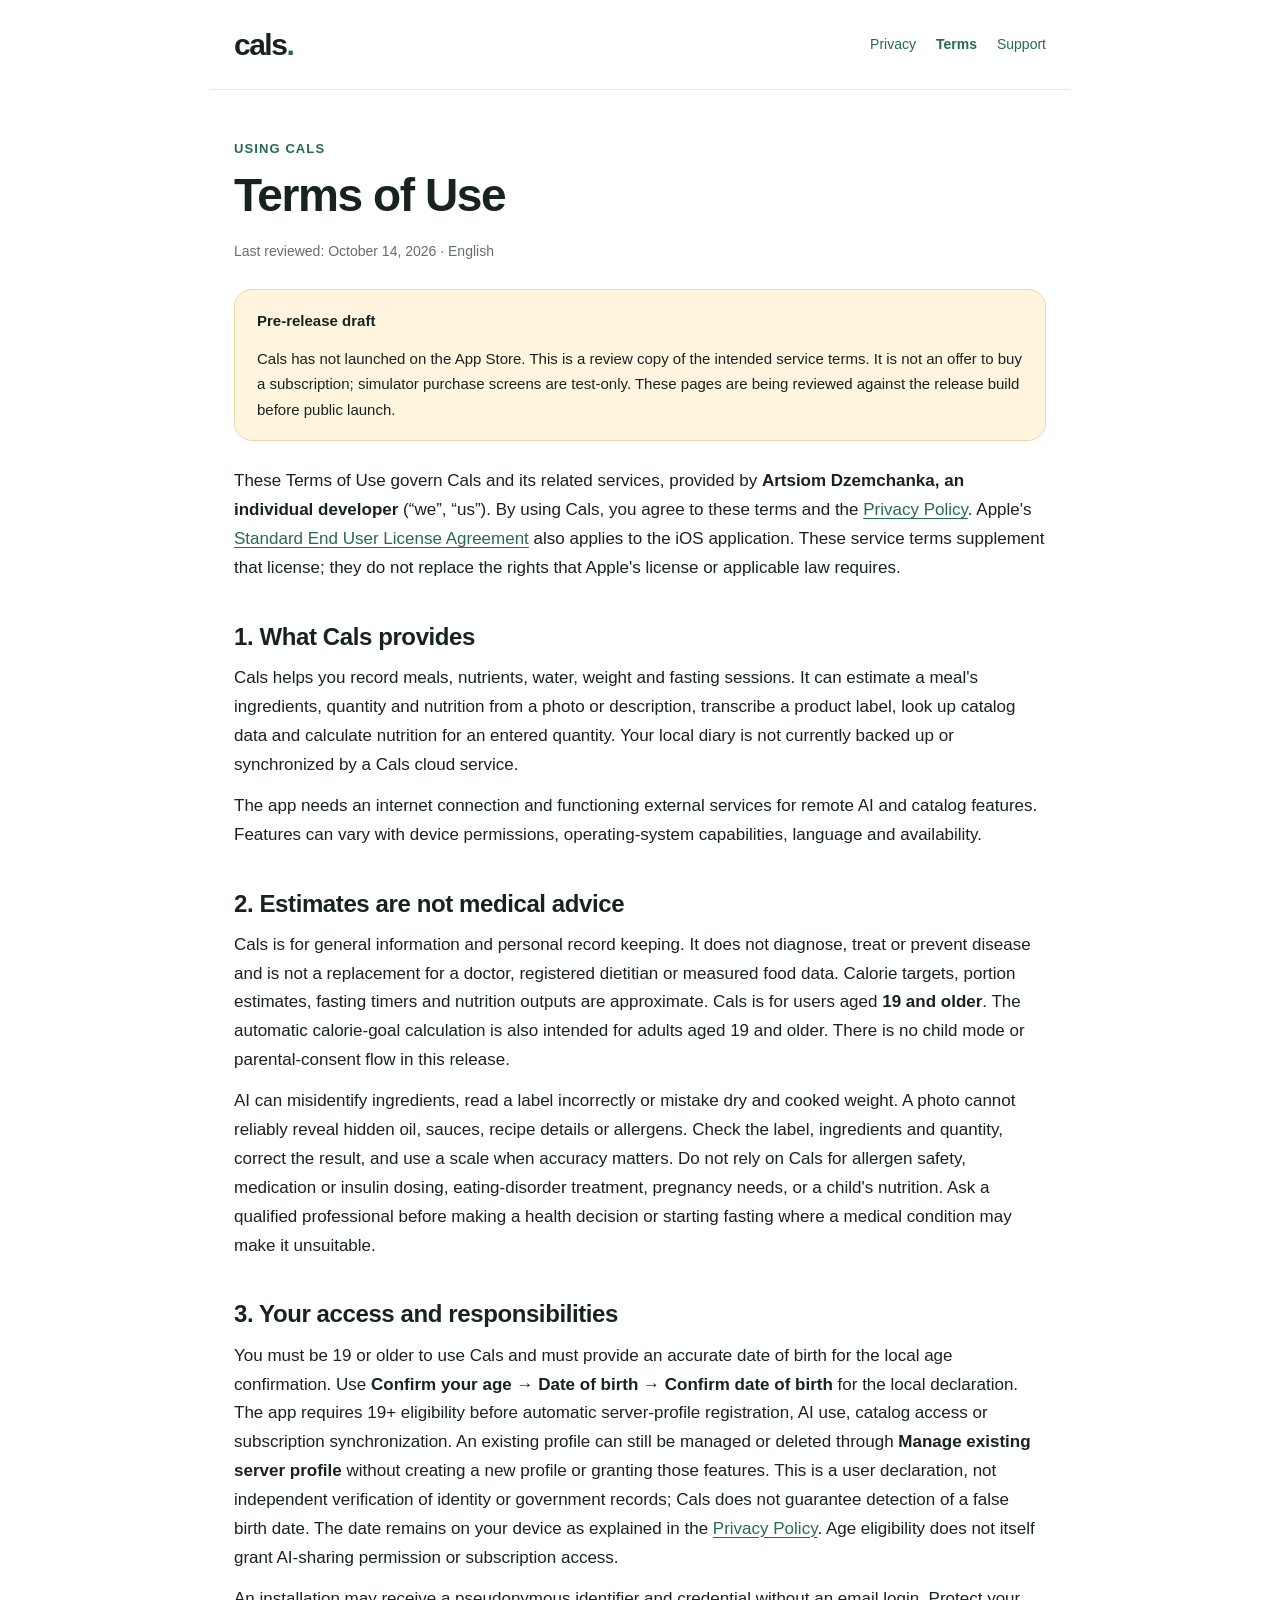
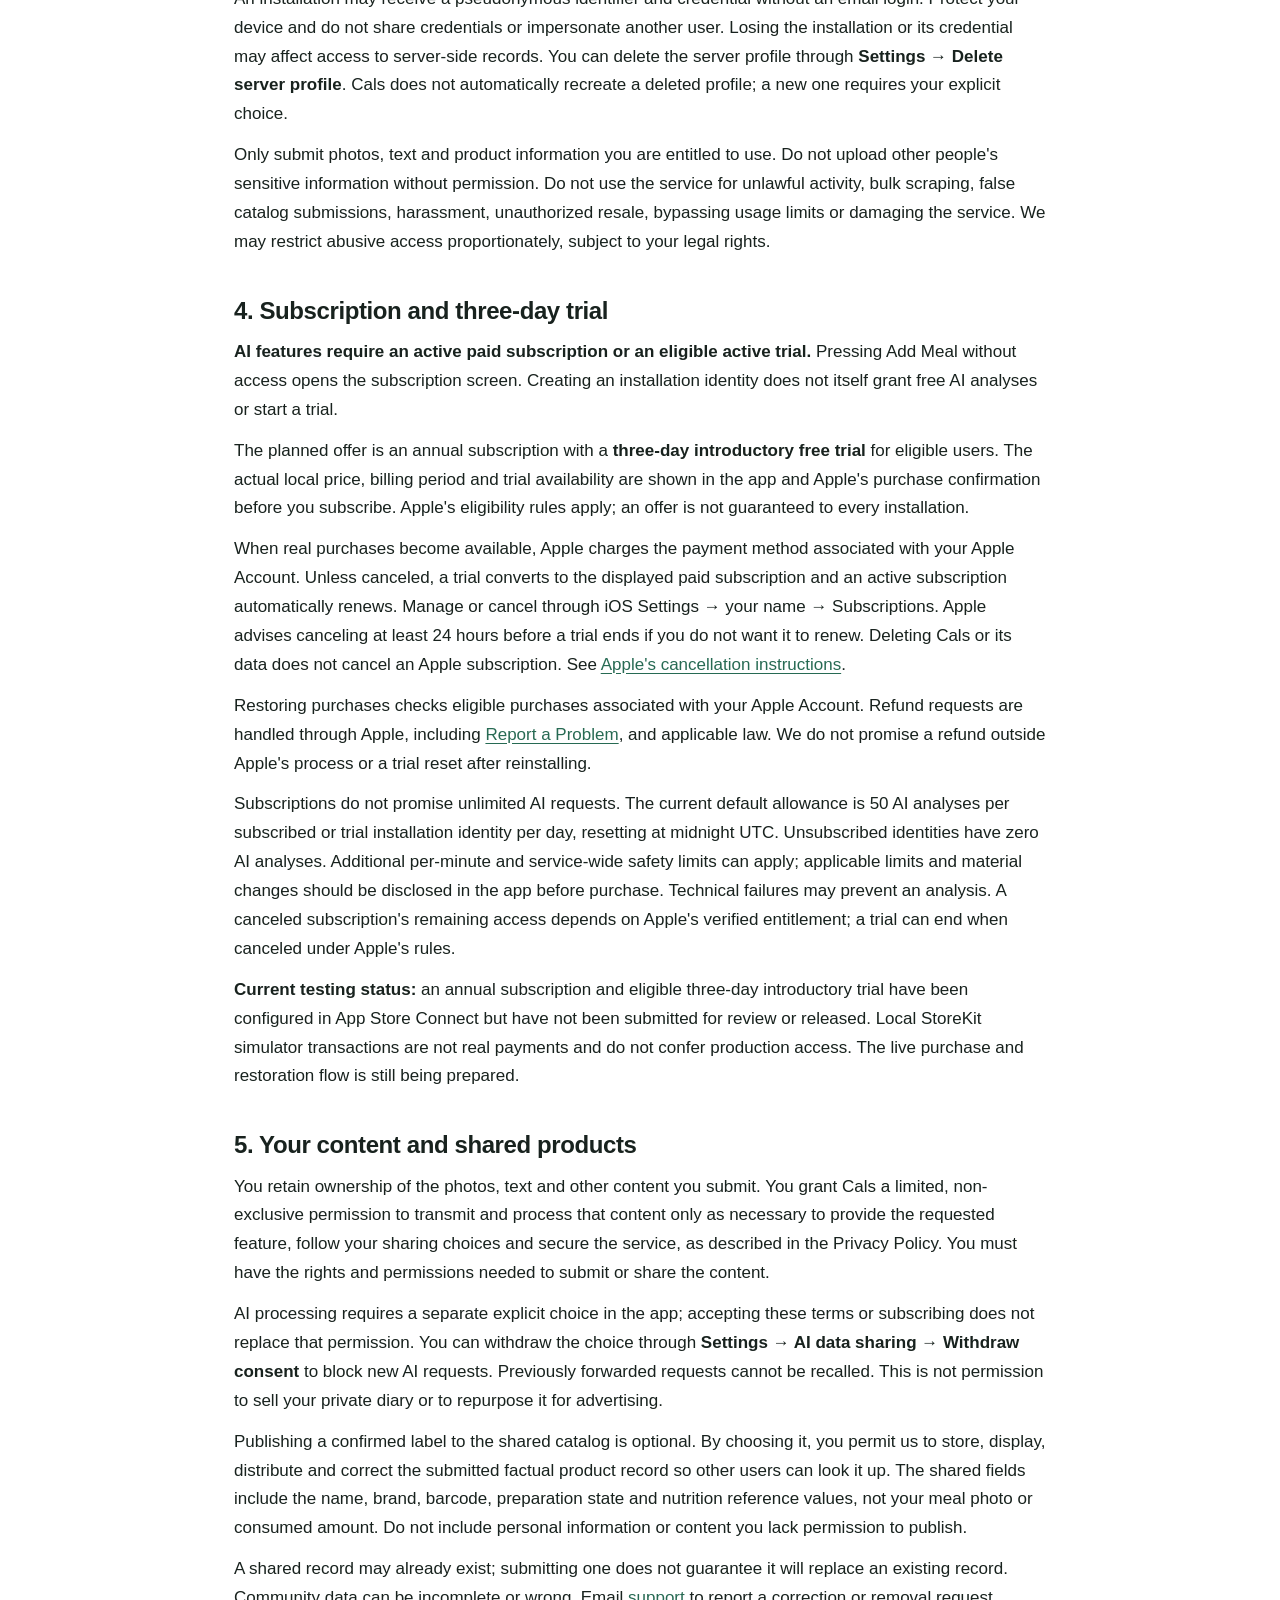
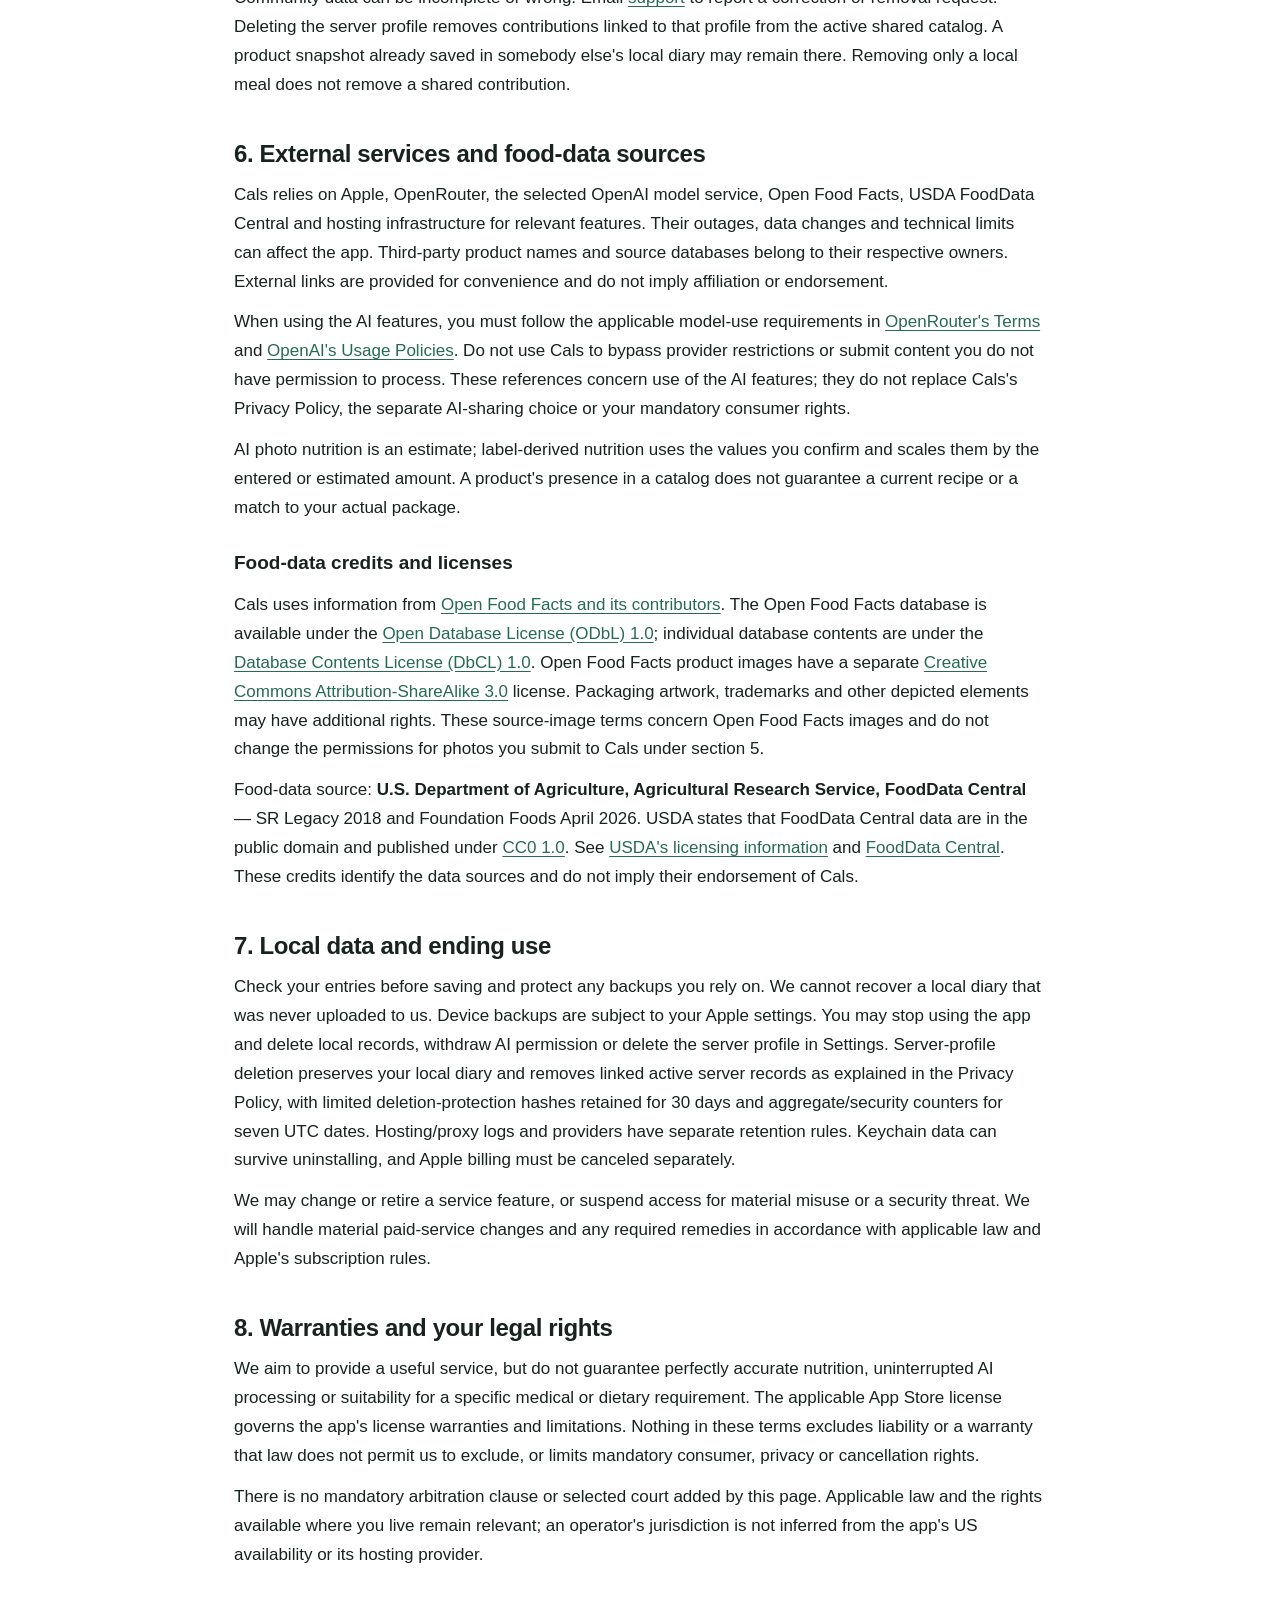
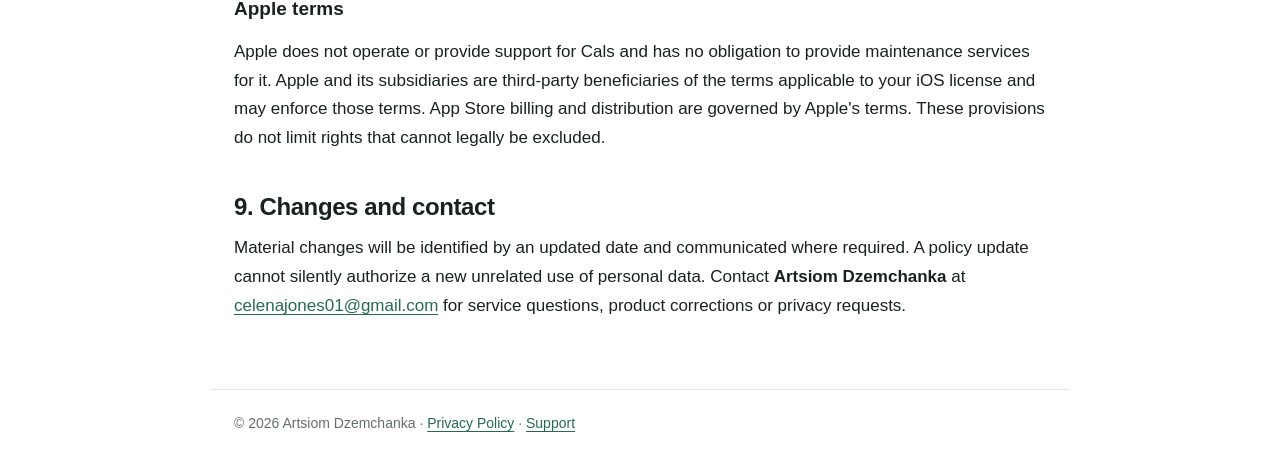
<file: terms.html>
<!doctype html>
<html lang="en">
<head>
  <meta charset="utf-8"><meta name="viewport" content="width=device-width, initial-scale=1">
  <meta name="description" content="Terms for using Cals, including food estimates, product contributions and Apple subscriptions.">
  <meta name="robots" content="noindex, nofollow"><meta name="referrer" content="no-referrer">
  <title>Cals · Terms of Use</title><link rel="stylesheet" href="styles.css">
</head>
<body>
<a class="skip" href="#main">Skip to content</a>
<header><a class="brand" href="index.html">cals<span>.</span></a><nav aria-label="Main"><a href="privacy.html">Privacy</a><a href="terms.html" aria-current="page">Terms</a><a href="support.html">Support</a></nav></header>
<main id="main">
<p class="eyebrow">Using Cals</p><h1>Terms of Use</h1>
<p class="meta">Last reviewed: October 14, 2026 · English</p>
<div class="notice"><strong>Pre-release draft</strong><p>Cals has not launched on the App Store. This is a review copy of the intended service terms. It is not an offer to buy a subscription; simulator purchase screens are test-only. These pages are being reviewed against the release build before public launch.</p></div>
<p>These Terms of Use govern Cals and its related services, provided by <strong>Artsiom Dzemchanka, an individual developer</strong> (“we”, “us”). By using Cals, you agree to these terms and the <a href="privacy.html">Privacy Policy</a>. Apple's <a href="https://www.apple.com/legal/internet-services/itunes/dev/stdeula/">Standard End User License Agreement</a> also applies to the iOS application. These service terms supplement that license; they do not replace the rights that Apple's license or applicable law requires.</p>
<section><h2>1. What Cals provides</h2>
<p>Cals helps you record meals, nutrients, water, weight and fasting sessions. It can estimate a meal's ingredients, quantity and nutrition from a photo or description, transcribe a product label, look up catalog data and calculate nutrition for an entered quantity. Your local diary is not currently backed up or synchronized by a Cals cloud service.</p>
<p>The app needs an internet connection and functioning external services for remote AI and catalog features. Features can vary with device permissions, operating-system capabilities, language and availability.</p>
</section>
<section><h2>2. Estimates are not medical advice</h2>
<p>Cals is for general information and personal record keeping. It does not diagnose, treat or prevent disease and is not a replacement for a doctor, registered dietitian or measured food data. Calorie targets, portion estimates, fasting timers and nutrition outputs are approximate. Cals is for users aged <strong>19 and older</strong>. The automatic calorie-goal calculation is also intended for adults aged 19 and older. There is no child mode or parental-consent flow in this release.</p>
<p>AI can misidentify ingredients, read a label incorrectly or mistake dry and cooked weight. A photo cannot reliably reveal hidden oil, sauces, recipe details or allergens. Check the label, ingredients and quantity, correct the result, and use a scale when accuracy matters. Do not rely on Cals for allergen safety, medication or insulin dosing, eating-disorder treatment, pregnancy needs, or a child's nutrition. Ask a qualified professional before making a health decision or starting fasting where a medical condition may make it unsuitable.</p>
</section>
<section><h2>3. Your access and responsibilities</h2>
<p>You must be 19 or older to use Cals and must provide an accurate date of birth for the local age confirmation. Use <strong>Confirm your age → Date of birth → Confirm date of birth</strong> for the local declaration. The app requires 19+ eligibility before automatic server-profile registration, AI use, catalog access or subscription synchronization. An existing profile can still be managed or deleted through <strong>Manage existing server profile</strong> without creating a new profile or granting those features. This is a user declaration, not independent verification of identity or government records; Cals does not guarantee detection of a false birth date. The date remains on your device as explained in the <a href="privacy.html#children">Privacy Policy</a>. Age eligibility does not itself grant AI-sharing permission or subscription access.</p>
<p>An installation may receive a pseudonymous identifier and credential without an email login. Protect your device and do not share credentials or impersonate another user. Losing the installation or its credential may affect access to server-side records. You can delete the server profile through <strong>Settings → Delete server profile</strong>. Cals does not automatically recreate a deleted profile; a new one requires your explicit choice.</p>
<p>Only submit photos, text and product information you are entitled to use. Do not upload other people's sensitive information without permission. Do not use the service for unlawful activity, bulk scraping, false catalog submissions, harassment, unauthorized resale, bypassing usage limits or damaging the service. We may restrict abusive access proportionately, subject to your legal rights.</p>
</section>
<section id="subscriptions"><h2>4. Subscription and three-day trial</h2>
<p><strong>AI features require an active paid subscription or an eligible active trial.</strong> Pressing Add Meal without access opens the subscription screen. Creating an installation identity does not itself grant free AI analyses or start a trial.</p>
<p>The planned offer is an annual subscription with a <strong>three-day introductory free trial</strong> for eligible users. The actual local price, billing period and trial availability are shown in the app and Apple's purchase confirmation before you subscribe. Apple's eligibility rules apply; an offer is not guaranteed to every installation.</p>
<p>When real purchases become available, Apple charges the payment method associated with your Apple Account. Unless canceled, a trial converts to the displayed paid subscription and an active subscription automatically renews. Manage or cancel through iOS Settings → your name → Subscriptions. Apple advises canceling at least 24 hours before a trial ends if you do not want it to renew. Deleting Cals or its data does not cancel an Apple subscription. See <a href="https://support.apple.com/en-us/118428">Apple's cancellation instructions</a>.</p>
<p>Restoring purchases checks eligible purchases associated with your Apple Account. Refund requests are handled through Apple, including <a href="https://reportaproblem.apple.com/">Report a Problem</a>, and applicable law. We do not promise a refund outside Apple's process or a trial reset after reinstalling.</p>
<p>Subscriptions do not promise unlimited AI requests. The current default allowance is 50 AI analyses per subscribed or trial installation identity per day, resetting at midnight UTC. Unsubscribed identities have zero AI analyses. Additional per-minute and service-wide safety limits can apply; applicable limits and material changes should be disclosed in the app before purchase. Technical failures may prevent an analysis. A canceled subscription's remaining access depends on Apple's verified entitlement; a trial can end when canceled under Apple's rules.</p>
<p><strong>Current testing status:</strong> an annual subscription and eligible three-day introductory trial have been configured in App Store Connect but have not been submitted for review or released. Local StoreKit simulator transactions are not real payments and do not confer production access. The live purchase and restoration flow is still being prepared.</p>
</section>
<section><h2>5. Your content and shared products</h2>
<p>You retain ownership of the photos, text and other content you submit. You grant Cals a limited, non-exclusive permission to transmit and process that content only as necessary to provide the requested feature, follow your sharing choices and secure the service, as described in the Privacy Policy. You must have the rights and permissions needed to submit or share the content.</p>
<p>AI processing requires a separate explicit choice in the app; accepting these terms or subscribing does not replace that permission. You can withdraw the choice through <strong>Settings → AI data sharing → Withdraw consent</strong> to block new AI requests. Previously forwarded requests cannot be recalled. This is not permission to sell your private diary or to repurpose it for advertising.</p>
<p>Publishing a confirmed label to the shared catalog is optional. By choosing it, you permit us to store, display, distribute and correct the submitted factual product record so other users can look it up. The shared fields include the name, brand, barcode, preparation state and nutrition reference values, not your meal photo or consumed amount. Do not include personal information or content you lack permission to publish.</p>
<p>A shared record may already exist; submitting one does not guarantee it will replace an existing record. Community data can be incomplete or wrong. Email <a href="mailto:celenajones01@gmail.com?subject=Cals%20catalog%20correction">support</a> to report a correction or removal request. Deleting the server profile removes contributions linked to that profile from the active shared catalog. A product snapshot already saved in somebody else's local diary may remain there. Removing only a local meal does not remove a shared contribution.</p>
</section>
<section><h2>6. External services and food-data sources</h2>
<p>Cals relies on Apple, OpenRouter, the selected OpenAI model service, Open Food Facts, USDA FoodData Central and hosting infrastructure for relevant features. Their outages, data changes and technical limits can affect the app. Third-party product names and source databases belong to their respective owners. External links are provided for convenience and do not imply affiliation or endorsement.</p>
<p>When using the AI features, you must follow the applicable model-use requirements in <a href="https://openrouter.ai/terms">OpenRouter's Terms</a> and <a href="https://openai.com/policies/usage-policies/">OpenAI's Usage Policies</a>. Do not use Cals to bypass provider restrictions or submit content you do not have permission to process. These references concern use of the AI features; they do not replace Cals's Privacy Policy, the separate AI-sharing choice or your mandatory consumer rights.</p>
<p>AI photo nutrition is an estimate; label-derived nutrition uses the values you confirm and scales them by the entered or estimated amount. A product's presence in a catalog does not guarantee a current recipe or a match to your actual package.</p>
<h3>Food-data credits and licenses</h3>
<p>Cals uses information from <a href="https://openfoodfacts.github.io/openfoodfacts-server/api/">Open Food Facts and its contributors</a>. The Open Food Facts database is available under the <a href="https://opendatacommons.org/licenses/odbl/1-0/">Open Database License (ODbL) 1.0</a>; individual database contents are under the <a href="https://opendatacommons.org/licenses/dbcl/1-0/">Database Contents License (DbCL) 1.0</a>. Open Food Facts product images have a separate <a href="https://creativecommons.org/licenses/by-sa/3.0/">Creative Commons Attribution-ShareAlike 3.0</a> license. Packaging artwork, trademarks and other depicted elements may have additional rights. These source-image terms concern Open Food Facts images and do not change the permissions for photos you submit to Cals under section 5.</p>
<p>Food-data source: <strong>U.S. Department of Agriculture, Agricultural Research Service, FoodData Central</strong> — SR Legacy 2018 and Foundation Foods April 2026. USDA states that FoodData Central data are in the public domain and published under <a href="https://creativecommons.org/publicdomain/zero/1.0/">CC0 1.0</a>. See <a href="https://fdc.nal.usda.gov/api-guide/">USDA's licensing information</a> and <a href="https://fdc.nal.usda.gov/">FoodData Central</a>. These credits identify the data sources and do not imply their endorsement of Cals.</p>
</section>
<section><h2>7. Local data and ending use</h2>
<p>Check your entries before saving and protect any backups you rely on. We cannot recover a local diary that was never uploaded to us. Device backups are subject to your Apple settings. You may stop using the app and delete local records, withdraw AI permission or delete the server profile in Settings. Server-profile deletion preserves your local diary and removes linked active server records as explained in the Privacy Policy, with limited deletion-protection hashes retained for 30 days and aggregate/security counters for seven UTC dates. Hosting/proxy logs and providers have separate retention rules. Keychain data can survive uninstalling, and Apple billing must be canceled separately.</p>
<p>We may change or retire a service feature, or suspend access for material misuse or a security threat. We will handle material paid-service changes and any required remedies in accordance with applicable law and Apple's subscription rules.</p>
</section>
<section><h2>8. Warranties and your legal rights</h2>
<p>We aim to provide a useful service, but do not guarantee perfectly accurate nutrition, uninterrupted AI processing or suitability for a specific medical or dietary requirement. The applicable App Store license governs the app's license warranties and limitations. Nothing in these terms excludes liability or a warranty that law does not permit us to exclude, or limits mandatory consumer, privacy or cancellation rights.</p>
<p>There is no mandatory arbitration clause or selected court added by this page. Applicable law and the rights available where you live remain relevant; an operator's jurisdiction is not inferred from the app's US availability or its hosting provider.</p>
<h3>Apple terms</h3>
<p>Apple does not operate or provide support for Cals and has no obligation to provide maintenance services for it. Apple and its subsidiaries are third-party beneficiaries of the terms applicable to your iOS license and may enforce those terms. App Store billing and distribution are governed by Apple's terms. These provisions do not limit rights that cannot legally be excluded.</p>
</section>
<section><h2>9. Changes and contact</h2>
<p>Material changes will be identified by an updated date and communicated where required. A policy update cannot silently authorize a new unrelated use of personal data. Contact <strong>Artsiom Dzemchanka</strong> at <a href="mailto:celenajones01@gmail.com">celenajones01@gmail.com</a> for service questions, product corrections or privacy requests.</p>
</section>
</main><footer>© 2026 Artsiom Dzemchanka · <a href="privacy.html">Privacy Policy</a> · <a href="support.html">Support</a></footer>
</body></html>
</file>
<file: styles.css>
:root { color-scheme: light; --ink: #18221e; --muted: #64706a; --green: #276a53; --line: #e3e9e5; --paper: #fff; --wash: #f4f7f4; }
* { box-sizing: border-box; }
html { scroll-behavior: smooth; }
body { margin: 0; color: var(--ink); background: var(--paper); font: 17px/1.7 -apple-system, BlinkMacSystemFont, "Segoe UI", sans-serif; }
a { color: var(--green); text-underline-offset: 3px; overflow-wrap: anywhere; }
a:hover { text-decoration-thickness: 2px; }
a:focus-visible { outline: 3px solid #b5d7c5; outline-offset: 4px; border-radius: 4px; }
.skip { position: absolute; left: -10000px; }
.skip:focus { left: 1rem; top: 1rem; background: white; padding: .5rem 1rem; z-index: 2; }
header, main, footer { max-width: 860px; margin: 0 auto; padding-left: 24px; padding-right: 24px; }
header { display: flex; align-items: center; justify-content: space-between; gap: 18px; min-height: 90px; border-bottom: 1px solid var(--line); }
.brand { font-size: 30px; font-weight: 750; letter-spacing: -1.5px; color: var(--ink); text-decoration: none; }
.brand span { color: var(--green); }
nav { display: flex; flex-wrap: wrap; gap: 20px; font-size: 14px; }
nav a { text-decoration: none; padding: 8px 0; }
nav a[aria-current="page"] { font-weight: 700; }
main { padding-top: 48px; padding-bottom: 56px; }
.eyebrow { color: var(--green); font-size: 13px; font-weight: 700; letter-spacing: 1.1px; text-transform: uppercase; margin: 0 0 10px; }
h1 { font-size: clamp(32px, 6vw, 46px); line-height: 1.12; letter-spacing: -1.4px; margin: 0 0 18px; }
h2 { font-size: 24px; line-height: 1.3; letter-spacing: -.4px; margin: 38px 0 12px; }
h3 { font-size: 19px; margin: 24px 0 8px; }
p, ul, ol { margin: 12px 0; }
li { padding-left: 3px; margin: 6px 0; }
.meta, footer, .small { color: var(--muted); font-size: 14px; }
.notice { background: #fff5df; border: 1px solid #efd6a7; border-radius: 18px; padding: 18px 22px; margin: 26px 0; font-size: 15px; }
.summary { background: var(--wash); border-radius: 20px; padding: 22px 26px; margin: 28px 0; }
.summary p:first-child, .notice p:first-child { margin-top: 0; }
.summary p:last-child, .notice p:last-child { margin-bottom: 0; }
.toc { padding: 0; list-style: none; columns: 2; column-gap: 28px; font-size: 15px; }
.toc li { break-inside: avoid; }
.table-wrap { overflow-x: auto; }
table { width: 100%; border-collapse: collapse; font-size: 15px; margin: 18px 0; }
th { text-align: left; background: var(--wash); }
th, td { padding: 16px; border: 1px solid var(--line); vertical-align: top; }
.cards { display: grid; grid-template-columns: repeat(2, minmax(0, 1fr)); gap: 16px; margin: 32px 0; }
.card { display: block; padding: 24px; border: 1px solid var(--line); border-radius: 20px; text-decoration: none; color: var(--ink); }
.card:hover { background: var(--wash); }
.card strong { display: block; font-size: 21px; margin-bottom: 8px; }
.card span { font-size: 15px; color: var(--muted); }
footer { padding-top: 22px; padding-bottom: 28px; border-top: 1px solid var(--line); }
section { scroll-margin-top: 24px; }
@media (max-width: 560px) { body { font-size: 16px; } header { align-items: flex-start; padding-top: 18px; padding-bottom: 18px; min-height: 0; } nav { max-width: 220px; justify-content: flex-end; gap: 5px 16px; } main { padding-top: 32px; } .toc { columns: 1; } .cards { grid-template-columns: 1fr; } th, td { padding: 11px; } .summary { padding: 18px; } }
@media print { header, .skip, .toc { display: none; } main { padding: 0; max-width: none; } body { font-size: 11pt; } h1 { font-size: 24pt; } h2 { break-after: avoid; font-size: 15pt; } a { color: inherit; } .notice, .summary { border: 1px solid #ccc; } }
</file>
